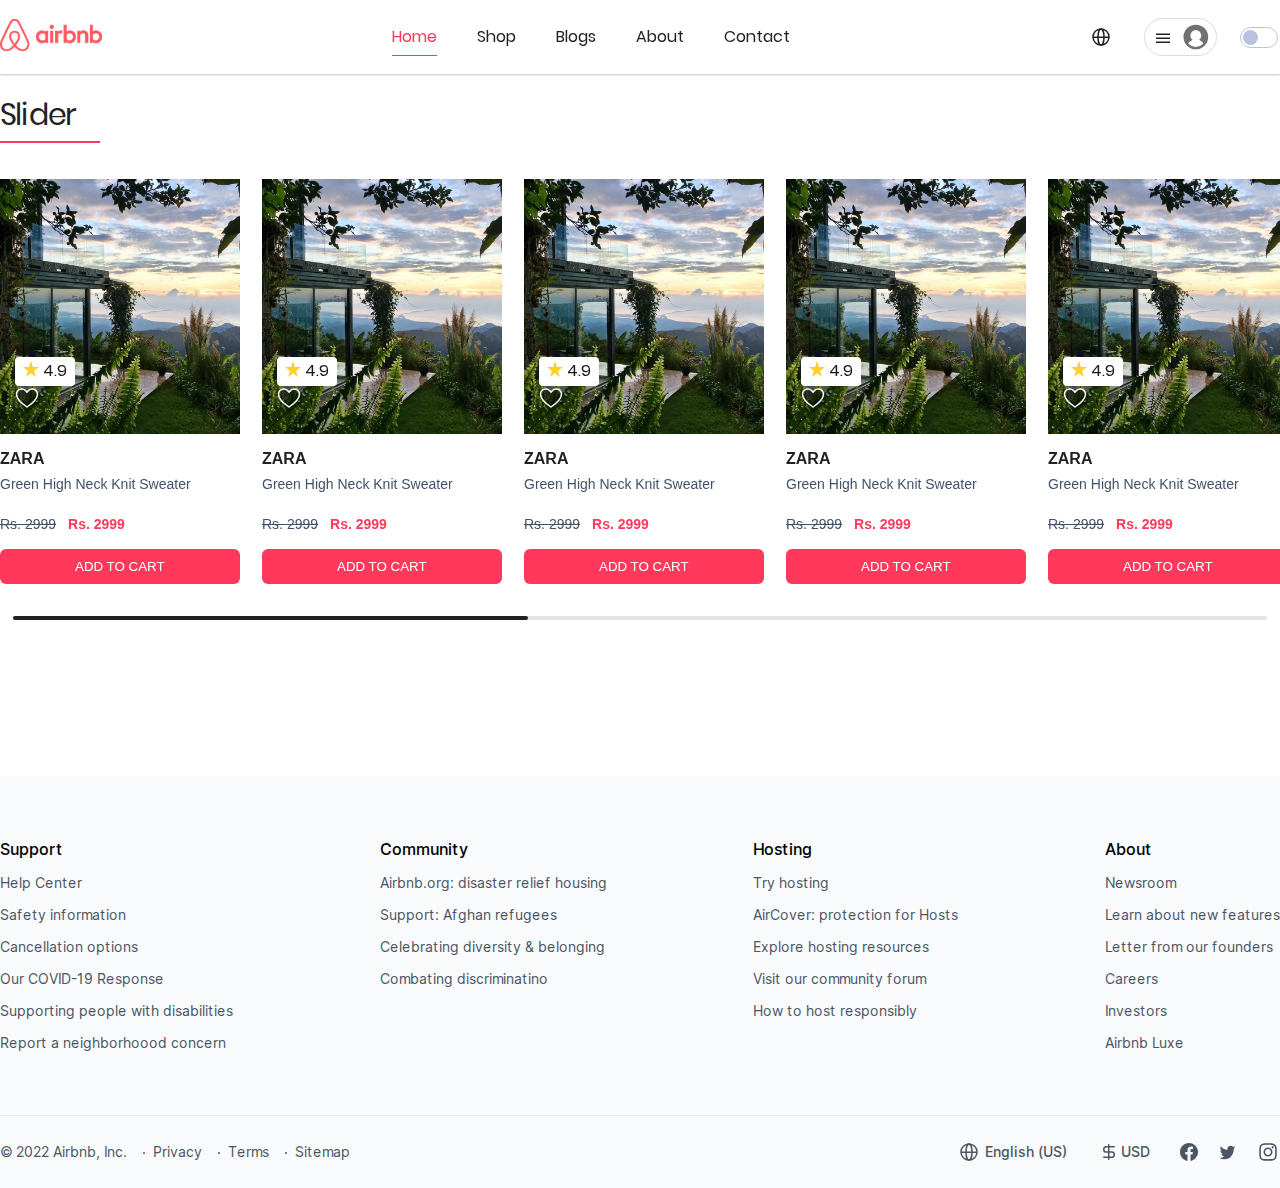
<file: index.html>
<!DOCTYPE html>
<html lang="en">

<head>
  <meta charset="UTF-8" />
  <meta http-equiv="X-UA-Compatible" content="IE=edge" />
  <meta name="viewport" content="width=device-width, initial-scale=1.0" />
  <meta name="color-scheme" content="light dark">
  <meta name="theme-color" media="(prefers-color-scheme: light)">
  <meta name="theme-color" media="(prefers-color-scheme: dark)">

  <script>
    // https://doka.guide/js/match-media/
    if (matchMedia('(prefers-color-scheme: dark)').media === 'not all') {
      document.documentElement.style.display = 'none';
      document.head.insertAdjacentHTML(
        'beforeend',
        '<link rel="stylesheet" href="styles/light.css" onload="document.documentElement.style.display=\'\'">'
      );
    }
  </script>

  <link rel="stylesheet" href="css/light.css" media="(prefers-color-scheme: light)">
  <link rel="stylesheet" href="css/dark.css" media="(prefers-color-scheme: dark)">
  <link rel="stylesheet" href="css/style.css" />
  <title>Main page</title>
</head>

<body>
  <header class="header">
    <div class="container">

      <div class="flex">
        <a class="header-logo" href="#">
          <img src="images/header/logo.svg" alt="logo">
        </a>

        <nav class="header-nav">
          <a class="nav-link active" href="/">Home</a>
          <a class="nav-link ml-36px" href="/shop.html">Shop</a>
          <a class="nav-link ml-36px" href="#">Blogs</a>
          <a class="nav-link ml-36px" href="#">About</a>
          <a class="nav-link ml-36px" href="#">Contact</a>
        </nav>

        <div class="header-icons flex">
          <button class="language">
            <svg width="18" height="18" viewBox="0 0 18 18" fill="none" xmlns="http://www.w3.org/2000/svg">
              <circle cx="9" cy="9" r="8" stroke="#222222" stroke-width="1.5" />
              <ellipse cx="9" cy="9" rx="3" ry="8" stroke="#222222" stroke-width="1.5" />
              <line x1="1" y1="9.25" x2="17" y2="9.25" stroke="#222222" stroke-width="1.5" />
            </svg>
          </button>

          <div class="dropdown">
            <button class="dropdown__button">
              <div class="icon">
                <svg width="14" height="10" viewBox="0 0 14 10" fill="none" xmlns="http://www.w3.org/2000/svg">
                  <line x1="6.55671e-08" y1="1.25" x2="14" y2="1.25" stroke="#222222" stroke-width="1.5" />
                  <line x1="6.55671e-08" y1="5.25" x2="14" y2="5.25" stroke="#222222" stroke-width="1.5" />
                  <line x1="6.55671e-08" y1="9.25" x2="14" y2="9.25" stroke="#222222" stroke-width="1.5" />
                </svg>
              </div>
              <div class="avatar">
                <svg width="28" height="28" viewBox="0 0 32 34" fill="none" xmlns="http://www.w3.org/2000/svg">
                  <circle cx="17" cy="17" r="15" fill="#717171" />
                  <mask id="mask0_351_652" style="mask-type:alpha" maskUnits="userSpaceOnUse" x="4" y="4" width="26"
                    height="26">
                    <circle cx="17" cy="17" r="12.1875" fill="#737373" />
                  </mask>
                  <g mask="url(#mask0_351_652)">
                    <circle cx="17" cy="15.125" r="6.5625" fill="white" />
                    <circle cx="17" cy="31.0625" r="11.25" fill="white" />
                  </g>
                </svg>
              </div>
            </button>
            <ul class="dropdown__menu">
              <a href="#" class="dropdown__menu-item">
                <li>Sign up</li>
              </a>
              <a id="log-in" href="#" class="dropdown__menu-item">
                <li>Log in</li>
              </a>
              <div class="menu-item__line"></div>
              <a href="#" class="dropdown__menu-item">
                <li>Airbnb your home</li>
              </a>
              <a href="help.html" class="dropdown__menu-item">
                <li>Help</li>
              </a>
            </ul>
          </div>

          <fieldset class="switcher">
            <input type="checkbox" class="switch">
            <label for="s2"></label>
          </fieldset>
        </div>

      </div>

    </div>
  </header>

  <!-- Модалка входа в систему -->
  <!-- <dialog class="modal" id="modal-login">
    <header class="login-header">
      <button id="close-button" class="button close-button">
        <svg viewBox="0 0 32 32" xmlns="http://www.w3.org/2000/svg" aria-hidden="true" role="presentation"
          focusable="false"
          style="display: block; fill: none; height: 16px; width: 16px; stroke: currentcolor; stroke-width: 3; overflow: visible;">
          <path d="m6 6 20 20"></path>
          <path d="m26 6-20 20"></path>
        </svg>
      </button>
      <h2 class="login-header__title">Welcome back, User</h2>
    </header>

    <section class="login-body">
      <div class="login-body__avatar">
        <img src="images/avatar.webp" alt="avatar">
      </div>
      <form class="flex-column" action="#">
        <label for="email">Email</label>
        <input id="email" type="email" placeholder="Your email">

        <label for="password">Password</label>
        <input id="password" type="password" placeholder="Your password">

        <button class="btn btn-airbnb" type="button">Log in</button>
      </form>
    </section>

    <footer class="login-footer">
      <button type="button" class="btn btn-link mb-24px">Forgot password?</button>

      <div class="login-footer__flex">
        <span> Not you?</span>
        <button type="button" class="btn btn-link">Use another account</button>
      </div>
    </footer>
  </dialog> -->

  <!-- Модалка language/currency -->
  <dialog class="modal" id="modal">
    <button id="close-icon" class="button close-button">
      <svg viewBox="0 0 32 32" xmlns="http://www.w3.org/2000/svg" aria-hidden="true" role="presentation"
        focusable="false"
        style="display: block; fill: none; height: 16px; width: 16px; stroke: currentcolor; stroke-width: 3; overflow: visible;">
        <path d="m6 6 20 20"></path>
        <path d="m26 6-20 20"></path>
      </svg>
    </button>
    <div class="tabs">
      <nav class="tabs__list">
        <button class="tabs__btn tabs__btn--active" data-tabs-path="language">Language</button>
        <button class="tabs__btn" data-tabs-path="currency">Currency</button>
      </nav>

      <div class="tabs__content tabs__content--active" data-tabs-target="language">
        <h3 class="tabs__content--title">Choose a language and region</h3>
      </div>

      <div class="tabs__content" data-tabs-target="currency">
        <h3 class="tabs__content--title">Choose a currency</h3>
      </div>
    </div>
  </dialog>

  <main>
    <section class="slider">
      <div class="container">
        <h2 class="title">Slider</h2>

        <!-- Slider main container -->
        <div class="swiper mySwiper">
          <div class="swiper-wrapper">
            <div class="swiper-slide">
              <div class="main-card">
                <div class="card-image">
                  <img src="images/shop/airbnb-2.webp" alt="image">

                  <div class="card-wishlist">
                    <div class="wishlist-rating">

                      <div class="rating-img">
                        <svg width="16" height="16" viewBox="0 0 16 16" fill="none" xmlns="http://www.w3.org/2000/svg">
                          <path
                            d="M16 6.12414H9.89333L8 0L6.10667 6.12414H0L4.93333 9.90345L3.06667 16L8 12.2207L12.9333 16L11.04 9.87586L16 6.12414Z"
                            fill="#FFCE31" />
                        </svg>
                      </div>

                      <span class="rating-amount">4.9</span>
                    </div>

                    <svg class="whishlist-heart" viewBox="0 0 32 32" xmlns="http://www.w3.org/2000/svg">
                      <path
                        d="m16 28c7-4.733 14-10 14-17 0-1.792-.683-3.583-2.05-4.95-1.367-1.366-3.158-2.05-4.95-2.05-1.791 0-3.583.684-4.949 2.05l-2.051 2.051-2.05-2.051c-1.367-1.366-3.158-2.05-4.95-2.05-1.791 0-3.583.684-4.949 2.05-1.367 1.367-2.051 3.158-2.051 4.95 0 7 7 12.267 14 17z">
                      </path>
                    </svg>
                  </div>
                </div>

                <h3 class="card-title">ZARA</h3>

                <p class="card-subtitle">Green High Neck Knit Sweater</p>

                <span class="price-prev">Rs. 2999</span>
                <span class="price-current">Rs. 2999</span>

                <button class="btn btn-primary">Add to cart</button>
              </div>
            </div>
            <!-- swiper-slide  -->

            <div class="swiper-slide">
              <div class="main-card">
                <div class="card-image">
                  <img src="images/shop/airbnb-2.webp" alt="image">

                  <div class="card-wishlist">
                    <div class="wishlist-rating">

                      <div class="rating-img">
                        <svg width="16" height="16" viewBox="0 0 16 16" fill="none" xmlns="http://www.w3.org/2000/svg">
                          <path
                            d="M16 6.12414H9.89333L8 0L6.10667 6.12414H0L4.93333 9.90345L3.06667 16L8 12.2207L12.9333 16L11.04 9.87586L16 6.12414Z"
                            fill="#FFCE31" />
                        </svg>
                      </div>

                      <span class="rating-amount">4.9</span>
                    </div>

                    <svg class="whishlist-heart" viewBox="0 0 32 32" xmlns="http://www.w3.org/2000/svg">
                      <path
                        d="m16 28c7-4.733 14-10 14-17 0-1.792-.683-3.583-2.05-4.95-1.367-1.366-3.158-2.05-4.95-2.05-1.791 0-3.583.684-4.949 2.05l-2.051 2.051-2.05-2.051c-1.367-1.366-3.158-2.05-4.95-2.05-1.791 0-3.583.684-4.949 2.05-1.367 1.367-2.051 3.158-2.051 4.95 0 7 7 12.267 14 17z">
                      </path>
                    </svg>
                  </div>
                </div>

                <h3 class="card-title">ZARA</h3>

                <p class="card-subtitle">Green High Neck Knit Sweater</p>

                <span class="price-prev">Rs. 2999</span>
                <span class="price-current">Rs. 2999</span>

                <button class="btn btn-primary">Add to cart</button>
              </div>
            </div>
            <!-- swiper-slide  -->

            <div class="swiper-slide">
              <div class="main-card">
                <div class="card-image">
                  <img src="images/shop/airbnb-2.webp" alt="image">

                  <div class="card-wishlist">
                    <div class="wishlist-rating">

                      <div class="rating-img">
                        <svg width="16" height="16" viewBox="0 0 16 16" fill="none" xmlns="http://www.w3.org/2000/svg">
                          <path
                            d="M16 6.12414H9.89333L8 0L6.10667 6.12414H0L4.93333 9.90345L3.06667 16L8 12.2207L12.9333 16L11.04 9.87586L16 6.12414Z"
                            fill="#FFCE31" />
                        </svg>
                      </div>

                      <span class="rating-amount">4.9</span>
                    </div>

                    <svg class="whishlist-heart" viewBox="0 0 32 32" xmlns="http://www.w3.org/2000/svg">
                      <path
                        d="m16 28c7-4.733 14-10 14-17 0-1.792-.683-3.583-2.05-4.95-1.367-1.366-3.158-2.05-4.95-2.05-1.791 0-3.583.684-4.949 2.05l-2.051 2.051-2.05-2.051c-1.367-1.366-3.158-2.05-4.95-2.05-1.791 0-3.583.684-4.949 2.05-1.367 1.367-2.051 3.158-2.051 4.95 0 7 7 12.267 14 17z">
                      </path>
                    </svg>
                  </div>
                </div>

                <h3 class="card-title">ZARA</h3>

                <p class="card-subtitle">Green High Neck Knit Sweater</p>

                <span class="price-prev">Rs. 2999</span>
                <span class="price-current">Rs. 2999</span>

                <button class="btn btn-primary">Add to cart</button>
              </div>
            </div>
            <!-- swiper-slide  -->

            <div class="swiper-slide">
              <div class="main-card">
                <div class="card-image">
                  <img src="images/shop/airbnb-2.webp" alt="image">

                  <div class="card-wishlist">
                    <div class="wishlist-rating">

                      <div class="rating-img">
                        <svg width="16" height="16" viewBox="0 0 16 16" fill="none" xmlns="http://www.w3.org/2000/svg">
                          <path
                            d="M16 6.12414H9.89333L8 0L6.10667 6.12414H0L4.93333 9.90345L3.06667 16L8 12.2207L12.9333 16L11.04 9.87586L16 6.12414Z"
                            fill="#FFCE31" />
                        </svg>
                      </div>

                      <span class="rating-amount">4.9</span>
                    </div>

                    <svg class="whishlist-heart" viewBox="0 0 32 32" xmlns="http://www.w3.org/2000/svg">
                      <path
                        d="m16 28c7-4.733 14-10 14-17 0-1.792-.683-3.583-2.05-4.95-1.367-1.366-3.158-2.05-4.95-2.05-1.791 0-3.583.684-4.949 2.05l-2.051 2.051-2.05-2.051c-1.367-1.366-3.158-2.05-4.95-2.05-1.791 0-3.583.684-4.949 2.05-1.367 1.367-2.051 3.158-2.051 4.95 0 7 7 12.267 14 17z">
                      </path>
                    </svg>
                  </div>
                </div>

                <h3 class="card-title">ZARA</h3>

                <p class="card-subtitle">Green High Neck Knit Sweater</p>

                <span class="price-prev">Rs. 2999</span>
                <span class="price-current">Rs. 2999</span>

                <button class="btn btn-primary">Add to cart</button>
              </div>
            </div>
            <!-- swiper-slide  -->

            <div class="swiper-slide">
              <div class="main-card">
                <div class="card-image">
                  <img src="images/shop/airbnb-2.webp" alt="image">

                  <div class="card-wishlist">
                    <div class="wishlist-rating">

                      <div class="rating-img">
                        <svg width="16" height="16" viewBox="0 0 16 16" fill="none" xmlns="http://www.w3.org/2000/svg">
                          <path
                            d="M16 6.12414H9.89333L8 0L6.10667 6.12414H0L4.93333 9.90345L3.06667 16L8 12.2207L12.9333 16L11.04 9.87586L16 6.12414Z"
                            fill="#FFCE31" />
                        </svg>
                      </div>

                      <span class="rating-amount">4.9</span>
                    </div>

                    <svg class="whishlist-heart" viewBox="0 0 32 32" xmlns="http://www.w3.org/2000/svg">
                      <path
                        d="m16 28c7-4.733 14-10 14-17 0-1.792-.683-3.583-2.05-4.95-1.367-1.366-3.158-2.05-4.95-2.05-1.791 0-3.583.684-4.949 2.05l-2.051 2.051-2.05-2.051c-1.367-1.366-3.158-2.05-4.95-2.05-1.791 0-3.583.684-4.949 2.05-1.367 1.367-2.051 3.158-2.051 4.95 0 7 7 12.267 14 17z">
                      </path>
                    </svg>
                  </div>
                </div>

                <h3 class="card-title">ZARA</h3>

                <p class="card-subtitle">Green High Neck Knit Sweater</p>

                <span class="price-prev">Rs. 2999</span>
                <span class="price-current">Rs. 2999</span>

                <button class="btn btn-primary">Add to cart</button>
              </div>
            </div>
            <!-- swiper-slide  -->

            <div class="swiper-slide">
              <div class="main-card">
                <div class="card-image">
                  <img src="images/shop/airbnb-2.webp" alt="image">

                  <div class="card-wishlist">
                    <div class="wishlist-rating">

                      <div class="rating-img">
                        <svg width="16" height="16" viewBox="0 0 16 16" fill="none" xmlns="http://www.w3.org/2000/svg">
                          <path
                            d="M16 6.12414H9.89333L8 0L6.10667 6.12414H0L4.93333 9.90345L3.06667 16L8 12.2207L12.9333 16L11.04 9.87586L16 6.12414Z"
                            fill="#FFCE31" />
                        </svg>
                      </div>

                      <span class="rating-amount">4.9</span>
                    </div>

                    <svg class="whishlist-heart" viewBox="0 0 32 32" xmlns="http://www.w3.org/2000/svg">
                      <path
                        d="m16 28c7-4.733 14-10 14-17 0-1.792-.683-3.583-2.05-4.95-1.367-1.366-3.158-2.05-4.95-2.05-1.791 0-3.583.684-4.949 2.05l-2.051 2.051-2.05-2.051c-1.367-1.366-3.158-2.05-4.95-2.05-1.791 0-3.583.684-4.949 2.05-1.367 1.367-2.051 3.158-2.051 4.95 0 7 7 12.267 14 17z">
                      </path>
                    </svg>
                  </div>
                </div>

                <h3 class="card-title">ZARA</h3>

                <p class="card-subtitle">Green High Neck Knit Sweater</p>

                <span class="price-prev">Rs. 2999</span>
                <span class="price-current">Rs. 2999</span>

                <button class="btn btn-primary">Add to cart</button>
              </div>
            </div>
            <!-- swiper-slide  -->

            <div class="swiper-slide">
              <div class="main-card">
                <div class="card-image">
                  <img src="images/shop/airbnb-2.webp" alt="image">

                  <div class="card-wishlist">
                    <div class="wishlist-rating">

                      <div class="rating-img">
                        <svg width="16" height="16" viewBox="0 0 16 16" fill="none" xmlns="http://www.w3.org/2000/svg">
                          <path
                            d="M16 6.12414H9.89333L8 0L6.10667 6.12414H0L4.93333 9.90345L3.06667 16L8 12.2207L12.9333 16L11.04 9.87586L16 6.12414Z"
                            fill="#FFCE31" />
                        </svg>
                      </div>

                      <span class="rating-amount">4.9</span>
                    </div>

                    <svg class="whishlist-heart" viewBox="0 0 32 32" xmlns="http://www.w3.org/2000/svg">
                      <path
                        d="m16 28c7-4.733 14-10 14-17 0-1.792-.683-3.583-2.05-4.95-1.367-1.366-3.158-2.05-4.95-2.05-1.791 0-3.583.684-4.949 2.05l-2.051 2.051-2.05-2.051c-1.367-1.366-3.158-2.05-4.95-2.05-1.791 0-3.583.684-4.949 2.05-1.367 1.367-2.051 3.158-2.051 4.95 0 7 7 12.267 14 17z">
                      </path>
                    </svg>
                  </div>
                </div>

                <h3 class="card-title">ZARA</h3>

                <p class="card-subtitle">Green High Neck Knit Sweater</p>

                <span class="price-prev">Rs. 2999</span>
                <span class="price-current">Rs. 2999</span>

                <button class="btn btn-primary">Add to cart</button>
              </div>
            </div>
            <!-- swiper-slide  -->

            <div class="swiper-slide">
              <div class="main-card">
                <div class="card-image">
                  <img src="images/shop/airbnb-2.webp" alt="image">

                  <div class="card-wishlist">
                    <div class="wishlist-rating">

                      <div class="rating-img">
                        <svg width="16" height="16" viewBox="0 0 16 16" fill="none" xmlns="http://www.w3.org/2000/svg">
                          <path
                            d="M16 6.12414H9.89333L8 0L6.10667 6.12414H0L4.93333 9.90345L3.06667 16L8 12.2207L12.9333 16L11.04 9.87586L16 6.12414Z"
                            fill="#FFCE31" />
                        </svg>
                      </div>

                      <span class="rating-amount">4.9</span>
                    </div>

                    <svg class="whishlist-heart" viewBox="0 0 32 32" xmlns="http://www.w3.org/2000/svg">
                      <path
                        d="m16 28c7-4.733 14-10 14-17 0-1.792-.683-3.583-2.05-4.95-1.367-1.366-3.158-2.05-4.95-2.05-1.791 0-3.583.684-4.949 2.05l-2.051 2.051-2.05-2.051c-1.367-1.366-3.158-2.05-4.95-2.05-1.791 0-3.583.684-4.949 2.05-1.367 1.367-2.051 3.158-2.051 4.95 0 7 7 12.267 14 17z">
                      </path>
                    </svg>
                  </div>
                </div>

                <h3 class="card-title">ZARA</h3>

                <p class="card-subtitle">Green High Neck Knit Sweater</p>

                <span class="price-prev">Rs. 2999</span>
                <span class="price-current">Rs. 2999</span>

                <button class="btn btn-primary">Add to cart</button>
              </div>
            </div>
            <!-- swiper-slide  -->

            <div class="swiper-slide">
              <div class="main-card">
                <div class="card-image">
                  <img src="images/shop/airbnb-2.webp" alt="image">

                  <div class="card-wishlist">
                    <div class="wishlist-rating">

                      <div class="rating-img">
                        <svg width="16" height="16" viewBox="0 0 16 16" fill="none" xmlns="http://www.w3.org/2000/svg">
                          <path
                            d="M16 6.12414H9.89333L8 0L6.10667 6.12414H0L4.93333 9.90345L3.06667 16L8 12.2207L12.9333 16L11.04 9.87586L16 6.12414Z"
                            fill="#FFCE31" />
                        </svg>
                      </div>

                      <span class="rating-amount">4.9</span>
                    </div>

                    <svg class="whishlist-heart" viewBox="0 0 32 32" xmlns="http://www.w3.org/2000/svg">
                      <path
                        d="m16 28c7-4.733 14-10 14-17 0-1.792-.683-3.583-2.05-4.95-1.367-1.366-3.158-2.05-4.95-2.05-1.791 0-3.583.684-4.949 2.05l-2.051 2.051-2.05-2.051c-1.367-1.366-3.158-2.05-4.95-2.05-1.791 0-3.583.684-4.949 2.05-1.367 1.367-2.051 3.158-2.051 4.95 0 7 7 12.267 14 17z">
                      </path>
                    </svg>
                  </div>
                </div>

                <h3 class="card-title">ZARA</h3>

                <p class="card-subtitle">Green High Neck Knit Sweater</p>

                <span class="price-prev">Rs. 2999</span>
                <span class="price-current">Rs. 2999</span>

                <button class="btn btn-primary">Add to cart</button>
              </div>
            </div>
            <!-- swiper-slide  -->

            <div class="swiper-slide">
              <div class="main-card">
                <div class="card-image">
                  <img src="images/shop/airbnb-2.webp" alt="image">

                  <div class="card-wishlist">
                    <div class="wishlist-rating">

                      <div class="rating-img">
                        <svg width="16" height="16" viewBox="0 0 16 16" fill="none" xmlns="http://www.w3.org/2000/svg">
                          <path
                            d="M16 6.12414H9.89333L8 0L6.10667 6.12414H0L4.93333 9.90345L3.06667 16L8 12.2207L12.9333 16L11.04 9.87586L16 6.12414Z"
                            fill="#FFCE31" />
                        </svg>
                      </div>

                      <span class="rating-amount">4.9</span>
                    </div>

                    <svg class="whishlist-heart" viewBox="0 0 32 32" xmlns="http://www.w3.org/2000/svg">
                      <path
                        d="m16 28c7-4.733 14-10 14-17 0-1.792-.683-3.583-2.05-4.95-1.367-1.366-3.158-2.05-4.95-2.05-1.791 0-3.583.684-4.949 2.05l-2.051 2.051-2.05-2.051c-1.367-1.366-3.158-2.05-4.95-2.05-1.791 0-3.583.684-4.949 2.05-1.367 1.367-2.051 3.158-2.051 4.95 0 7 7 12.267 14 17z">
                      </path>
                    </svg>
                  </div>
                </div>

                <h3 class="card-title">ZARA</h3>

                <p class="card-subtitle">Green High Neck Knit Sweater</p>

                <span class="price-prev">Rs. 2999</span>
                <span class="price-current">Rs. 2999</span>

                <button class="btn btn-primary">Add to cart</button>
              </div>
            </div>
            <!-- swiper-slide  -->

            <div class="swiper-slide">
              <div class="main-card">
                <div class="card-image">
                  <img src="images/shop/airbnb-2.webp" alt="image">

                  <div class="card-wishlist">
                    <div class="wishlist-rating">

                      <div class="rating-img">
                        <svg width="16" height="16" viewBox="0 0 16 16" fill="none" xmlns="http://www.w3.org/2000/svg">
                          <path
                            d="M16 6.12414H9.89333L8 0L6.10667 6.12414H0L4.93333 9.90345L3.06667 16L8 12.2207L12.9333 16L11.04 9.87586L16 6.12414Z"
                            fill="#FFCE31" />
                        </svg>
                      </div>

                      <span class="rating-amount">4.9</span>
                    </div>

                    <svg class="whishlist-heart" viewBox="0 0 32 32" xmlns="http://www.w3.org/2000/svg">
                      <path
                        d="m16 28c7-4.733 14-10 14-17 0-1.792-.683-3.583-2.05-4.95-1.367-1.366-3.158-2.05-4.95-2.05-1.791 0-3.583.684-4.949 2.05l-2.051 2.051-2.05-2.051c-1.367-1.366-3.158-2.05-4.95-2.05-1.791 0-3.583.684-4.949 2.05-1.367 1.367-2.051 3.158-2.051 4.95 0 7 7 12.267 14 17z">
                      </path>
                    </svg>
                  </div>
                </div>

                <h3 class="card-title">ZARA</h3>

                <p class="card-subtitle">Green High Neck Knit Sweater</p>

                <span class="price-prev">Rs. 2999</span>
                <span class="price-current">Rs. 2999</span>

                <button class="btn btn-primary">Add to cart</button>
              </div>
            </div>
            <!-- swiper-slide  -->

            <div class="swiper-slide">
              <div class="main-card">
                <div class="card-image">
                  <img src="images/shop/airbnb-2.webp" alt="image">

                  <div class="card-wishlist">
                    <div class="wishlist-rating">

                      <div class="rating-img">
                        <svg width="16" height="16" viewBox="0 0 16 16" fill="none" xmlns="http://www.w3.org/2000/svg">
                          <path
                            d="M16 6.12414H9.89333L8 0L6.10667 6.12414H0L4.93333 9.90345L3.06667 16L8 12.2207L12.9333 16L11.04 9.87586L16 6.12414Z"
                            fill="#FFCE31" />
                        </svg>
                      </div>

                      <span class="rating-amount">4.9</span>
                    </div>

                    <svg class="whishlist-heart" viewBox="0 0 32 32" xmlns="http://www.w3.org/2000/svg">
                      <path
                        d="m16 28c7-4.733 14-10 14-17 0-1.792-.683-3.583-2.05-4.95-1.367-1.366-3.158-2.05-4.95-2.05-1.791 0-3.583.684-4.949 2.05l-2.051 2.051-2.05-2.051c-1.367-1.366-3.158-2.05-4.95-2.05-1.791 0-3.583.684-4.949 2.05-1.367 1.367-2.051 3.158-2.051 4.95 0 7 7 12.267 14 17z">
                      </path>
                    </svg>
                  </div>
                </div>

                <h3 class="card-title">ZARA</h3>

                <p class="card-subtitle">Green High Neck Knit Sweater</p>

                <span class="price-prev">Rs. 2999</span>
                <span class="price-current">Rs. 2999</span>

                <button class="btn btn-primary">Add to cart</button>
              </div>
            </div>
            <!-- swiper-slide  -->

          </div>
          <!-- swiper-wrapper -->

          <div class="swiper-scrollbar"></div>
        </div>
      </div>
    </section>
  </main>

  <footer>
    <div class="container">
      <div class="footer-top">
        <div class="footer-flex">
          <div class="flex-container">
            <h3 class="title-footer">Support</h3>
            <a class="support" href="#">Help Center</a>
            <a class="support" href="#">Safety information</a>
            <a class="support" href="#">Cancellation options</a>
            <a class="support" href="#">Our COVID-19 Response</a>
            <a class="support" href="#">Supporting people with disabilities</a>
            <a class="support" href="#">Report a neighborhoood concern</a>
          </div>
          <div class="flex-container">
            <h3 class="title-footer">Community</h3>
            <a class="support" href="#">Airbnb.org: disaster relief housing</a>
            <a class="support" href="#">Support: Afghan refugees</a>
            <a class="support" href="#">Celebrating diversity & belonging</a>
            <a class="support" href="#">Combating discriminatino</a>
          </div>
          <div class="flex-container">
            <h3 class="title-footer">Hosting</h3>
            <a class="support" href="#">Try hosting</a>
            <a class="support" href="#">AirCover: protection for Hosts</a>
            <a class="support" href="#">Explore hosting resources</a>
            <a class="support" href="#">Visit our community forum</a>
            <a class="support" href="#">How to host responsibly</a>
          </div>
          <div class="flex-container">
            <h3 class="title-footer">About</h3>
            <a class="support" href="#">Newsroom</a>
            <a class="support" href="#">Learn about new features</a>
            <a class="support" href="#">Letter from our founders</a>
            <a class="support" href="#">Careers</a>
            <a class="support" href="#">Investors</a>
            <a class="support" href="#">Airbnb Luxe</a>
          </div>
        </div>
      </div>

      <div class="footer-bottom">
        <div class="flex">
          <div class="flex-container-left flex">
            <a class="nav-link-footer" href="#">© 2022 Airbnb, Inc.</a>
            <a class="nav-link-footer" href="#">Privacy</a>
            <a class="nav-link-footer" href="#">Terms</a>
            <a class="nav-link-footer" href="#">Sitemap</a>
          </div>
          <div class="flex-container-right flex">
            <div class="wrapper">
              <a class="globe flex" href="#">
                <img src="images/footer/language-icon.svg" alt="language">
                English (US)
              </a>
            </div>

            <div class="wrapper">
              <a class="currency social-media flex" href="#">
                <img src="images/footer/icon-dollar.svg" alt="dollar">
                USD
              </a>
            </div>

            <div class="wrapper flex">
              <a class="social-media" href="#">
                <img src="images/footer/facebook-icon.svg" alt="facebook">
              </a>
              <a class="social-media" href="#">
                <img src="images/footer/twitter-icon.svg" alt="twitter">
              </a>
              <a class="social-media" href="#">
                <img src="images/footer/instagram-icon.svg" alt="instagram">
              </a>
            </div>
          </div>
        </div>
      </div>
    </div>
  </footer>



  <script src="lib/swiper.js"></script>
  <script src="js/theme-switcher.js"></script>
  <script type="module" src="js/index.js" defer></script>
</body>

</html>
</file>
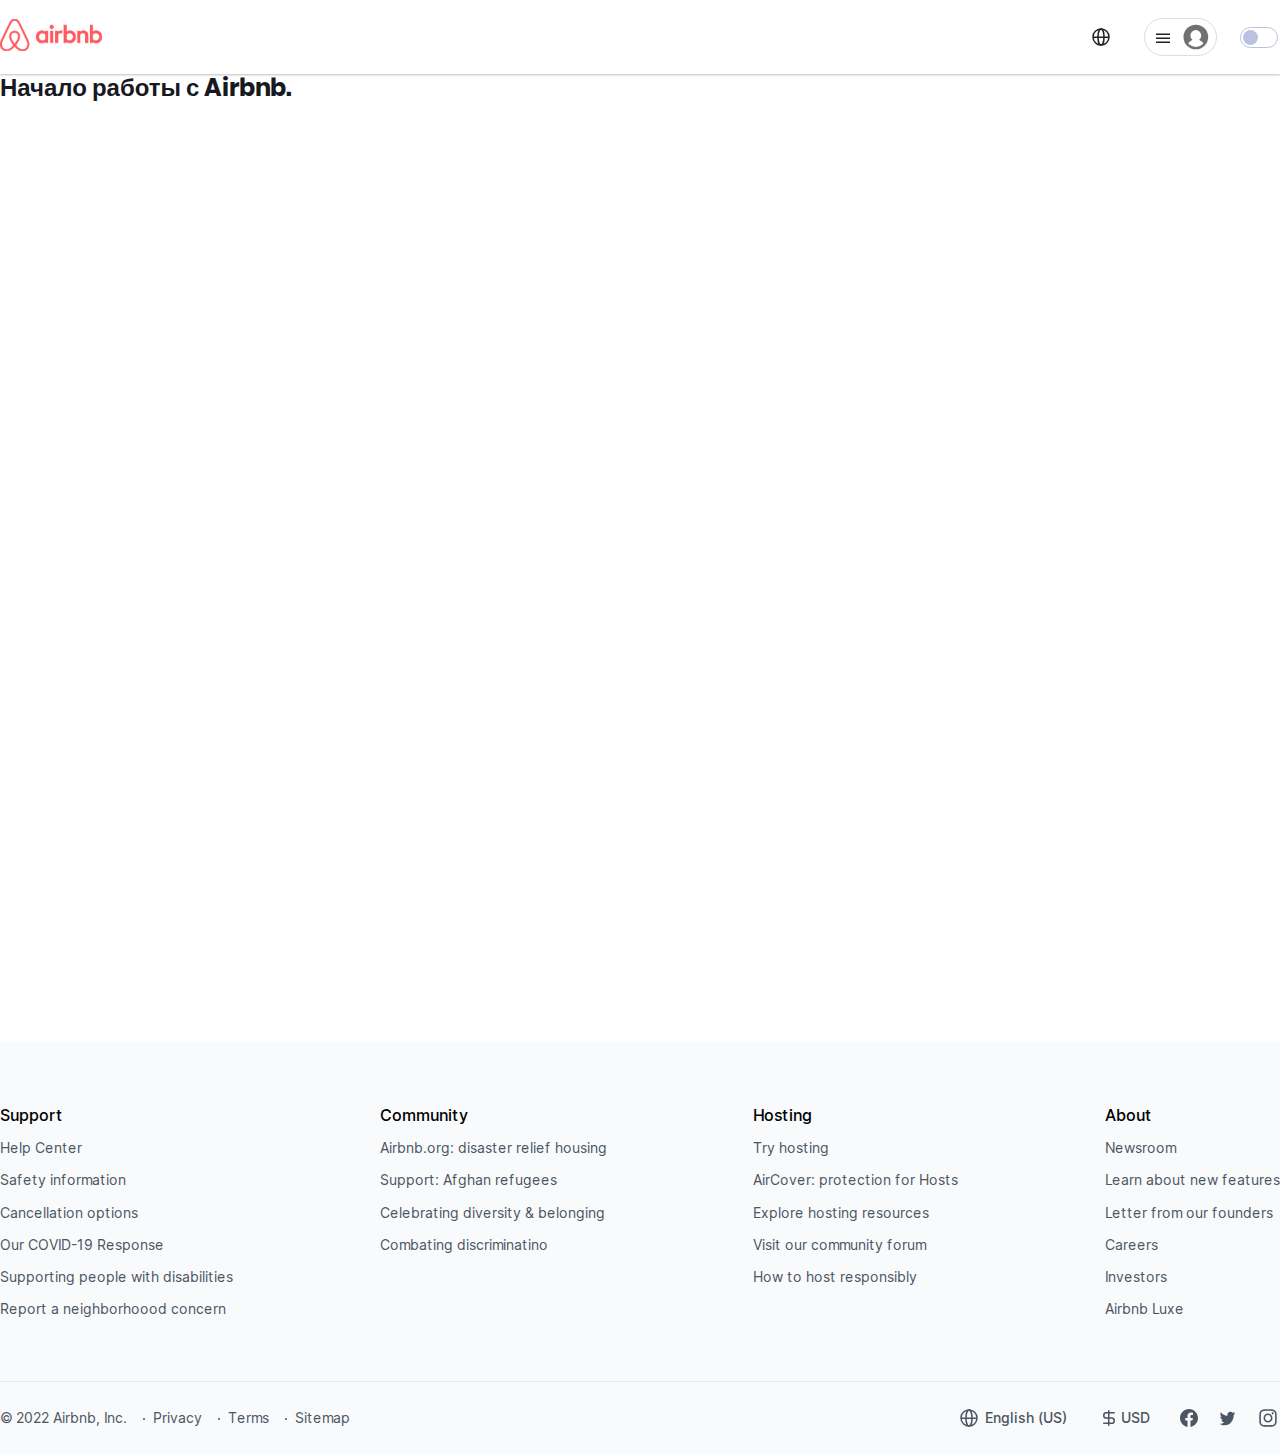
<file: help-details.html>
<!DOCTYPE html>
<html lang="en">

<head>
  <meta charset="UTF-8">
  <meta http-equiv="X-UA-Compatible" content="IE=edge">
  <meta name="viewport" content="width=device-width, initial-scale=1.0">
  <title>Help Details</title>
  <meta name="color-scheme" content="light dark">
  <meta name="theme-color" media="(prefers-color-scheme: light)">
  <meta name="theme-color" media="(prefers-color-scheme: dark)">

  <script>
    // https://doka.guide/js/match-media/
    if (matchMedia('(prefers-color-scheme: dark)').media === 'not all') {
      document.documentElement.style.display = 'none';
      document.head.insertAdjacentHTML(
        'beforeend',
        '<link rel="stylesheet" href="styles/light.css" onload="document.documentElement.style.display=\'\'">'
      );
    }
  </script>

  <link rel="stylesheet" href="css/light.css" media="(prefers-color-scheme: light)">
  <link rel="stylesheet" href="css/dark.css" media="(prefers-color-scheme: dark)">
  <link rel="stylesheet" href="css/style.css">
</head>

<body>
  <header class="header">
    <div class="container">

      <div class="flex">
        <a class="header-logo" href="#">
          <img src="images/header/logo.svg" alt="logo">
        </a>

        <div class="header-icons flex">
          <button class="language">
            <svg width="18" height="18" viewBox="0 0 18 18" fill="none" xmlns="http://www.w3.org/2000/svg">
              <circle cx="9" cy="9" r="8" stroke="#222222" stroke-width="1.5" />
              <ellipse cx="9" cy="9" rx="3" ry="8" stroke="#222222" stroke-width="1.5" />
              <line x1="1" y1="9.25" x2="17" y2="9.25" stroke="#222222" stroke-width="1.5" />
            </svg>
          </button>

          <div class="dropdown">
            <button class="dropdown__button">
              <div class="icon">
                <svg width="14" height="10" viewBox="0 0 14 10" fill="none" xmlns="http://www.w3.org/2000/svg">
                  <line x1="6.55671e-08" y1="1.25" x2="14" y2="1.25" stroke="#222222" stroke-width="1.5" />
                  <line x1="6.55671e-08" y1="5.25" x2="14" y2="5.25" stroke="#222222" stroke-width="1.5" />
                  <line x1="6.55671e-08" y1="9.25" x2="14" y2="9.25" stroke="#222222" stroke-width="1.5" />
                </svg>
              </div>
              <div class="avatar">
                <svg width="28" height="28" viewBox="0 0 32 34" fill="none" xmlns="http://www.w3.org/2000/svg">
                  <circle cx="17" cy="17" r="15" fill="#717171" />
                  <mask id="mask0_351_652" style="mask-type:alpha" maskUnits="userSpaceOnUse" x="4" y="4" width="26"
                    height="26">
                    <circle cx="17" cy="17" r="12.1875" fill="#737373" />
                  </mask>
                  <g mask="url(#mask0_351_652)">
                    <circle cx="17" cy="15.125" r="6.5625" fill="white" />
                    <circle cx="17" cy="31.0625" r="11.25" fill="white" />
                  </g>
                </svg>
              </div>
            </button>
            <ul class="dropdown__menu">
              <a href="#" class="dropdown__menu-item">
                <li>Sign up</li>
              </a>
              <a href="#" class="dropdown__menu-item">
                <li>Log in</li>
              </a>
              <div class="menu-item__line"></div>
              <a href="#" class="dropdown__menu-item">
                <li>Airbnb your home</li>
              </a>
              <a href="help.html" class="dropdown__menu-item">
                <li>Help</li>
              </a>
            </ul>
          </div>

          <fieldset class="switcher">
            <input type="checkbox" class="switch">
            <label for="s2"></label>
          </fieldset>
        </div>
      </div>
    </div>
  </header>

  <section class="help-details">
    <div class="container">
      <h2>Начало работы с Airbnb.</h2>

      <!-- injected data  -->
    </div>
  </section>

  <footer>
    <div class="container">
      <div class="footer-top">
        <div class="footer-flex">
          <div class="flex-container">
            <h3 class="title-footer">Support</h3>
            <a class="support" href="#">Help Center</a>
            <a class="support" href="#">Safety information</a>
            <a class="support" href="#">Cancellation options</a>
            <a class="support" href="#">Our COVID-19 Response</a>
            <a class="support" href="#">Supporting people with disabilities</a>
            <a class="support" href="#">Report a neighborhoood concern</a>
          </div>
          <div class="flex-container">
            <h3 class="title-footer">Community</h3>
            <a class="support" href="#">Airbnb.org: disaster relief housing</a>
            <a class="support" href="#">Support: Afghan refugees</a>
            <a class="support" href="#">Celebrating diversity & belonging</a>
            <a class="support" href="#">Combating discriminatino</a>
          </div>
          <div class="flex-container">
            <h3 class="title-footer">Hosting</h3>
            <a class="support" href="#">Try hosting</a>
            <a class="support" href="#">AirCover: protection for Hosts</a>
            <a class="support" href="#">Explore hosting resources</a>
            <a class="support" href="#">Visit our community forum</a>
            <a class="support" href="#">How to host responsibly</a>
          </div>
          <div class="flex-container">
            <h3 class="title-footer">About</h3>
            <a class="support" href="#">Newsroom</a>
            <a class="support" href="#">Learn about new features</a>
            <a class="support" href="#">Letter from our founders</a>
            <a class="support" href="#">Careers</a>
            <a class="support" href="#">Investors</a>
            <a class="support" href="#">Airbnb Luxe</a>
          </div>
        </div>
      </div>

      <div class="footer-bottom">
        <div class="flex">
          <div class="flex-container-left flex">
            <a class="nav-link-footer" href="#">© 2022 Airbnb, Inc.</a>
            <a class="nav-link-footer" href="#">Privacy</a>
            <a class="nav-link-footer" href="#">Terms</a>
            <a class="nav-link-footer" href="#">Sitemap</a>
          </div>
          <div class="flex-container-right flex">
            <div class="wrapper">
              <a class="globe flex" href="#">
                <img src="images/footer/language-icon.svg" alt="language">
                English (US)
              </a>
            </div>

            <div class="wrapper">
              <a class="currency social-media flex" href="#">
                <img src="images/footer/icon-dollar.svg" alt="dollar">
                USD
              </a>
            </div>

            <div class="wrapper flex">
              <a class="social-media" href="#">
                <img src="images/footer/facebook-icon.svg" alt="facebook">
              </a>
              <a class="social-media" href="#">
                <img src="images/footer/twitter-icon.svg" alt="twitter">
              </a>
              <a class="social-media" href="#">
                <img src="images/footer/instagram-icon.svg" alt="instagram">
              </a>
            </div>
          </div>
        </div>
      </div>
    </div>
  </footer>

  <script src="lib/swiper.js"></script>
  <script src="js/theme-switcher.js"></script>
  <script src="js/shop.js"></script>

</body>

</html>
</file>
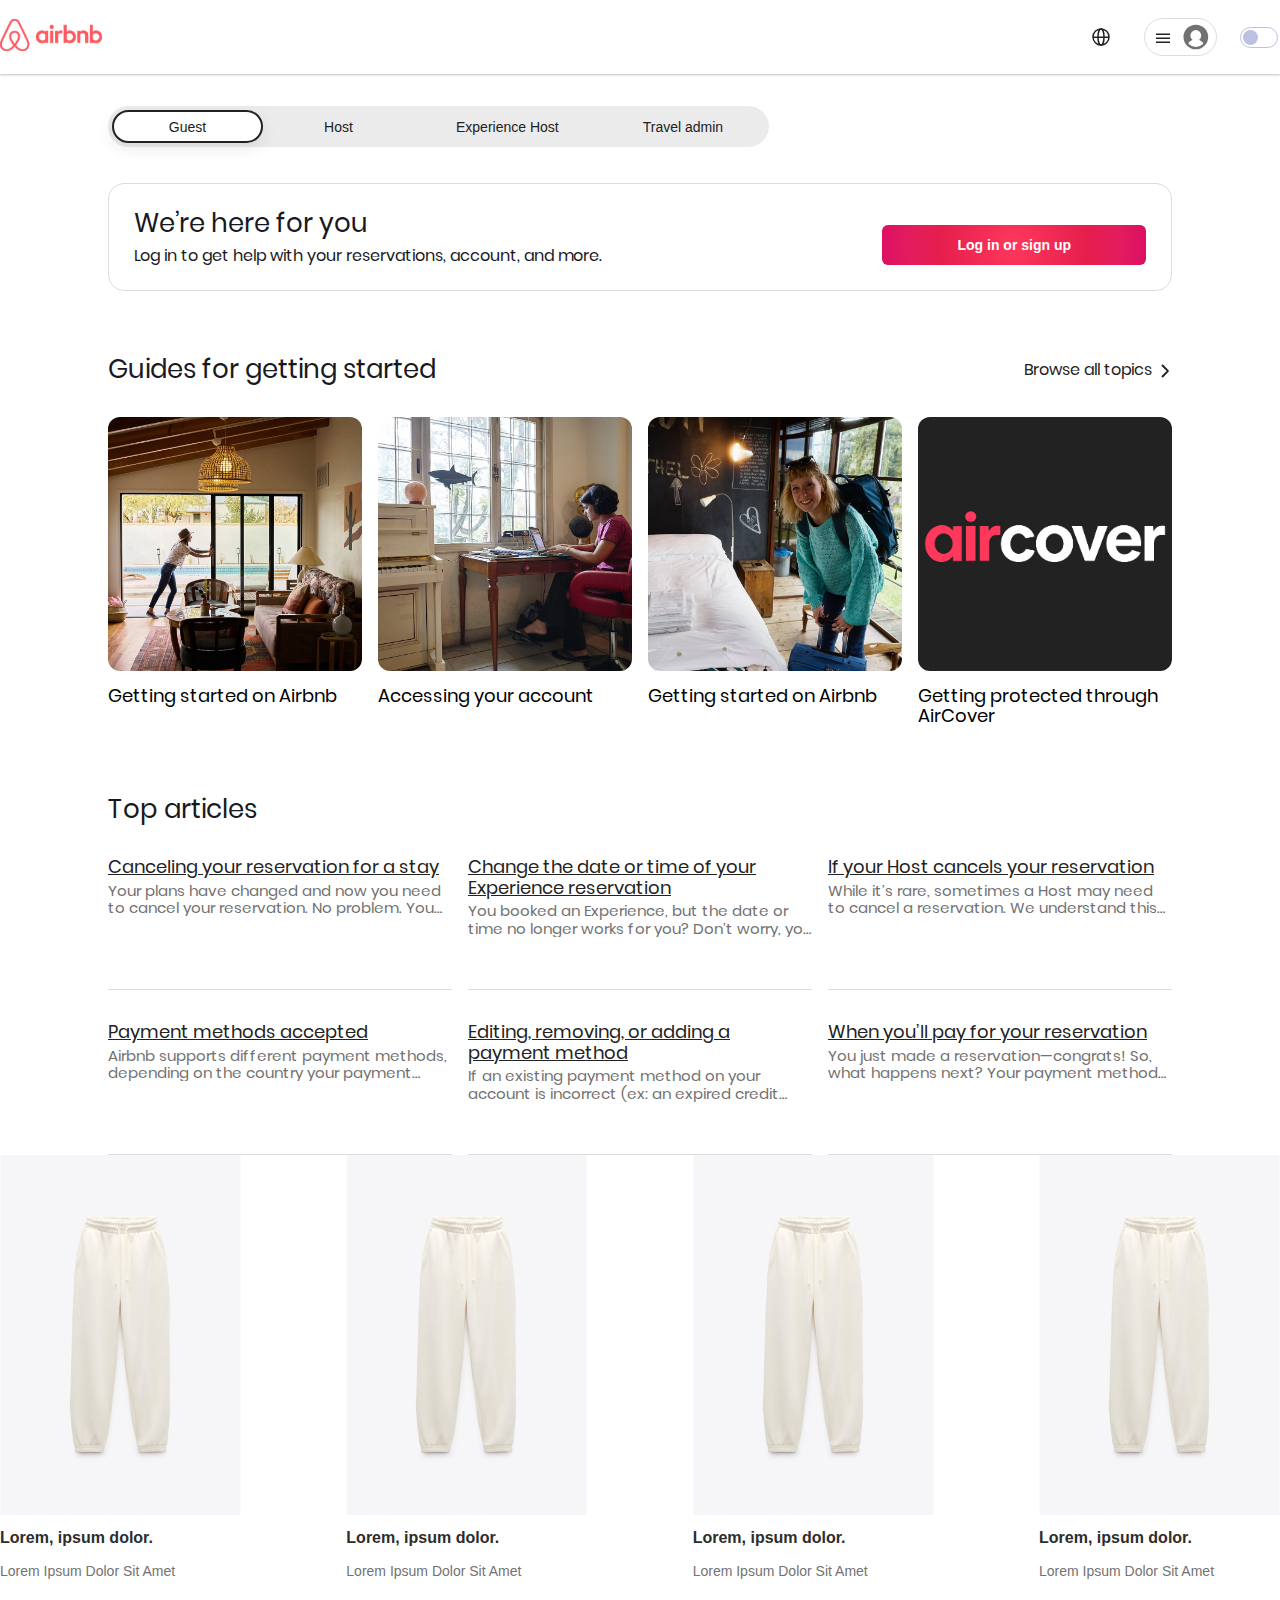
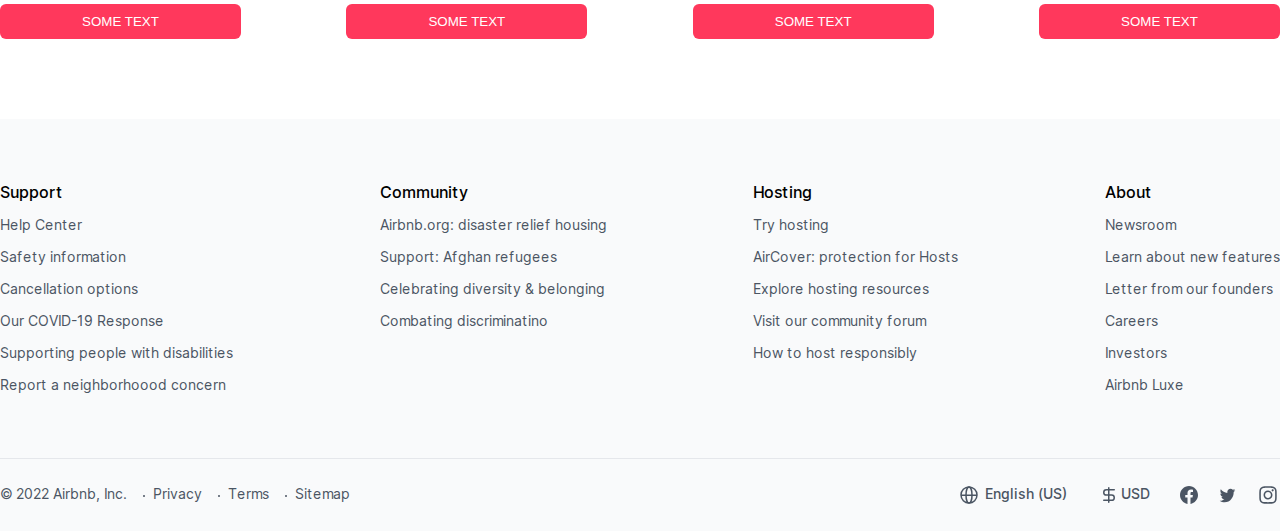
<file: help.html>
<!DOCTYPE html>
<html lang="en">

<head>
  <meta charset="UTF-8">
  <meta http-equiv="X-UA-Compatible" content="IE=edge">
  <meta name="viewport" content="width=device-width, initial-scale=1.0">
  <title>Airbnb</title>
  <meta name="color-scheme" content="light dark">
  <meta name="theme-color" media="(prefers-color-scheme: light)">
  <meta name="theme-color" media="(prefers-color-scheme: dark)">

  <script>
    // https://doka.guide/js/match-media/
    if (matchMedia('(prefers-color-scheme: dark)').media === 'not all') {
      document.documentElement.style.display = 'none';
      document.head.insertAdjacentHTML(
        'beforeend',
        '<link rel="stylesheet" href="styles/light.css" onload="document.documentElement.style.display=\'\'">'
      );
    }
  </script>

  <link rel="stylesheet" href="css/light.css" media="(prefers-color-scheme: light)">
  <link rel="stylesheet" href="css/dark.css" media="(prefers-color-scheme: dark)">
  <link rel="stylesheet" href="css/style.css">
</head>

<body>
  <header class="header">
    <div class="container">

      <div class="flex">
        <a class="header-logo" href="index.html">
          <img src="images/header/logo.svg" alt="logo">
        </a>

        <div class="header-icons flex">
          <button class="language">
            <svg width="18" height="18" viewBox="0 0 18 18" fill="none" xmlns="http://www.w3.org/2000/svg">
              <circle cx="9" cy="9" r="8" stroke="#222222" stroke-width="1.5" />
              <ellipse cx="9" cy="9" rx="3" ry="8" stroke="#222222" stroke-width="1.5" />
              <line x1="1" y1="9.25" x2="17" y2="9.25" stroke="#222222" stroke-width="1.5" />
            </svg>
          </button>

          <div class="dropdown">
            <button class="dropdown__button">
              <div class="icon">
                <svg width="14" height="10" viewBox="0 0 14 10" fill="none" xmlns="http://www.w3.org/2000/svg">
                  <line x1="6.55671e-08" y1="1.25" x2="14" y2="1.25" stroke="#222222" stroke-width="1.5" />
                  <line x1="6.55671e-08" y1="5.25" x2="14" y2="5.25" stroke="#222222" stroke-width="1.5" />
                  <line x1="6.55671e-08" y1="9.25" x2="14" y2="9.25" stroke="#222222" stroke-width="1.5" />
                </svg>
              </div>
              <div class="avatar">
                <svg width="28" height="28" viewBox="0 0 32 34" fill="none" xmlns="http://www.w3.org/2000/svg">
                  <circle cx="17" cy="17" r="15" fill="#717171" />
                  <mask id="mask0_351_652" style="mask-type:alpha" maskUnits="userSpaceOnUse" x="4" y="4" width="26"
                    height="26">
                    <circle cx="17" cy="17" r="12.1875" fill="#737373" />
                  </mask>
                  <g mask="url(#mask0_351_652)">
                    <circle cx="17" cy="15.125" r="6.5625" fill="white" />
                    <circle cx="17" cy="31.0625" r="11.25" fill="white" />
                  </g>
                </svg>
              </div>
            </button>
            <ul class="dropdown__menu">
              <a href="#" class="dropdown__menu-item">
                <li>Sign up</li>
              </a>
              <a href="#" class="dropdown__menu-item">
                <li>Log in</li>
              </a>
              <div class="menu-item__line"></div>
              <a href="#" class="dropdown__menu-item">
                <li>Airbnb your home</li>
              </a>
              <a href="help.html" class="dropdown__menu-item">
                <li>Help</li>
              </a>
            </ul>
          </div>

          <fieldset class="switcher">
            <input type="checkbox" class="switch">
            <label for="s2"></label>
          </fieldset>
        </div>
      </div>

    </div>
  </header>

  <main>
    <section class="help">
      <div class="container-help">
        <div class="tabs">
          <nav class="tabs__list">
            <button class="tabs__btn tabs__btn--active" data-tabs-path="guest">Guest</button>
            <button class="tabs__btn" data-tabs-path="host">Host</button>
            <button class="tabs__btn" data-tabs-path="experience">Experience Host</button>
            <button class="tabs__btn" data-tabs-path="admin">Travel admin</button>
          </nav>

          <!-- контент первого таба -->
          <div class="tabs__content tabs__content--active" data-tabs-target="guest">
            <div class="tabs__content--login flex">
              <div>
                <h2 class="tabs_content_title mb-8">We’re here for you</h2>
                <p class="tabs_content_subtitle">Log in to get help with your reservations, account, and more.</p>
              </div>
              <button class="btn btn-airbnb">Log in or sign up</button>
            </div>

            <section class="guides">
              <div class="flex mb-32">
                <h2 class="tabs_content_title ">Guides for getting started</h2>

                <a class="browse-topics" href="#">Browse all topics
                  <svg viewBox="0 0 32 32" xmlns="http://www.w3.org/2000/svg" aria-hidden="true" role="presentation"
                    focusable="false"
                    style="display: inline-block; fill: none; height: 16px; width: 16px; stroke: currentcolor; stroke-width: 4; overflow: visible;">
                    <g fill="none">
                      <path
                        d="m12 4 11.2928932 11.2928932c.3905243.3905243.3905243 1.0236893 0 1.4142136l-11.2928932 11.2928932">
                      </path>
                    </g>
                  </svg>
                </a>
              </div>
              <div class="flex">
                <a class="guides-link" href="help-details.html">
                  <img src="images/help/help-image-5.jpg" alt="home">
                  <h3>Getting started on Airbnb</h3>
                </a>
                <a class="guides-link" href="help-details.html">
                  <img src="images/help/help-image-6.jpg" alt="home">
                  <h3>Accessing your account</h3>
                </a>
                <a class="guides-link" href="help-details.html">
                  <img src="images/help/help-image-7.jpg" alt="home">
                  <h3>Getting started on Airbnb</h3>
                </a>
                <a class="guides-link" href="help-details.html">
                  <img src="images/help/help-image-4.jpg" alt="home">
                  <h3>Getting protected through AirCover</h3>
                </a>
              </div>
            </section>

            <section class="articles">
              <h2 class="tabs_content_title mb-32">Top articles</h2>
              <div class="flex">
                <a class="articles-link" href="hel">
                  <span class="main-text-link">Canceling your reservation for a stay</span>
                  <span class="secondary-text-link">Your plans have changed and now you need to cancel your
                    reservation. No problem. You can go to your Trips to cancel or make changes to your …</span>
                </a>
                <a class="articles-link" href="#">
                  <span class="main-text-link">Change the date or time of your Experience reservation</span>
                  <span class="secondary-text-link">You booked an Experience, but the date or time no
                    longer works for you? Don’t worry, you don’t have to miss out! You may be able to change
                    y…</span>
                </a>
                <a class="articles-link" href="#">
                  <span class="main-text-link">If your Host cancels your reservation</span>
                  <span class="secondary-text-link">While it’s rare, sometimes a Host may need to
                    cancel a reservation. We understand this can impact your plans in a big way. Rest assured
                    that…</span>
                </a>
                <a class="articles-link mt-32" href="#">
                  <span class="main-text-link">Payment methods accepted</span>
                  <span class="secondary-text-link">Airbnb supports different payment methods, depending on the country
                    your payment account is located in. We'll show you which payment methods…</span>
                </a>
                <a class="articles-link mt-32" href="#">
                  <span class="main-text-link">Editing, removing, or adding a payment method</span>
                  <span class="secondary-text-link">If an existing payment method on your account is incorrect (ex: an
                    expired credit card), you can update it or add a new payment method.</span>
                </a>
                <a class="articles-link mt-32" href="#">
                  <span class="main-text-link">When you’ll pay for your
                    reservation</span>
                  <span class="secondary-text-link">You just made a reservation—congrats! So, what happens next? Your
                    payment method will be charged as soon as your reservation is confirmede…</span>
                </a>
              </div>
            </section>
          </div>

          <!-- контент второго таба -->
          <div class="tabs__content" data-tabs-target="host">
            <div class="tabs__content--login ">
              <div class="flex">
                <div>
                  <h2 class="tabs_content_title mb-8">We’re here for you</h2>
                  <p class="tabs_content_subtitle">Log in to get help with your reservations, account, and more.</p>
                </div>
                <button class="btn btn-airbnb">Log in or sign up</button>
              </div>
            </div>
            <div class="flex mb-32">
              <h2 class="tabs_content_title ">Guides for getting started</h2>
              <a class="browse-topics" href="#">Browse all topics
                <svg viewBox="0 0 32 32" xmlns="http://www.w3.org/2000/svg" aria-hidden="true" role="presentation"
                  focusable="false"
                  style="display: inline-block; fill: none; height: 16px; width: 16px; stroke: currentcolor; stroke-width: 4; overflow: visible;">
                  <g fill="none">
                    <path
                      d="m12 4 11.2928932 11.2928932c.3905243.3905243.3905243 1.0236893 0 1.4142136l-11.2928932 11.2928932">
                    </path>
                  </g>
                </svg>
              </a>
            </div>
            <div class="flex">
              <a class="guides-link" href="#"><img src="images/help/help-image-6.jpg" alt="home"><span>Accessing your
                  account</span></a>
              <a class="guides-link" href="#"><img src="images/help/help-image-8.jpg" alt="home"><span>Getting
                  paid</span></a>
              <a class="guides-link" href="#"><img src="images/help/help-image-9.jpg" alt="home"><span>Help with
                  hosting</span></a>
              <a class="guides-link" href="#"><img src="images/help/help-image-10.jpg" alt="home"><span>Getting
                  protected
                  through AirCover</span></a>
            </div>
            <h2 class="tabs_content_title mb-32">Top articles</h2>
            <div class="flex">
              <a class="articles-link" href="#"><span class="main-text-link">If your guest cancels</span><span
                  class="secondary-text-link">It happens—plans change! If a guest needs to cancel their reservation,
                  we’re here to help you with a quick rebound.</span></a>
              <a class="articles-link" href="#"><span class="main-text-link">Getting protected through AirCover for
                  Hosts</span><span class="secondary-text-link">Sometimes accidents happen, which is why there’s
                  AirCover for Hosts. AirCover for Hosts is top-to-bottom protection for Hosts. It includes
                  g…</span></a>
              <a class="articles-link" href="#"><span class="main-text-link">Refund your guest</span><span
                  class="secondary-text-link">It can happen to the best of Hosts: The wifi is a no-show, or the hot tub
                  isn't hot. If something gets in the way of your guest's good time,…</span></a>
              <a class="articles-link mt-32" href="#"><span class="main-text-link">How a Host cancels a
                  booking</span><span class="secondary-text-link">Airbnb guests look forward to their trips, but we
                  understand there are times when you may need to cancel. When you do, we recommend you also…</span></a>
              <a class="articles-link mt-32" href="#"><span class="main-text-link">Preparing your listing with safety
                  essentials</span><span class="secondary-text-link">According to the CDC, carbon monoxide is the
                  leading cause of accidental poisoning deaths in the United States. Installing a carbon
                  monoxide…</span></a>
              <a class="articles-link mt-32" href="#"><span class="main-text-link">Optimizing your listing</span><span
                  class="secondary-text-link">Check out this essential guide to help you update or fine-tune your
                  listing. Here’s where you’ll find details on how things work, and instru…</span></a>
            </div>
          </div>

          <!-- контент третьего таба -->
          <div class="tabs__content" data-tabs-target="experience">
            <div class="tabs__content--login ">
              <div class="flex">
                <div>
                  <h2 class="tabs_content_title mb-8">We’re here for you</h2>
                  <p class="tabs_content_subtitle">Log in to get help with your reservations, account, and more.</p>
                </div>
                <button class="btn btn-airbnb">Log in or sign up</button>
              </div>
            </div>
            <div class="flex mb-32">
              <h2 class="tabs_content_title ">Guides for getting started</h2>
              <a class="browse-topics" href="#">Browse all topics
                <svg viewBox="0 0 32 32" xmlns="http://www.w3.org/2000/svg" aria-hidden="true" role="presentation"
                  focusable="false"
                  style="display: inline-block; fill: none; height: 16px; width: 16px; stroke: currentcolor; stroke-width: 4; overflow: visible;">
                  <g fill="none">
                    <path
                      d="m12 4 11.2928932 11.2928932c.3905243.3905243.3905243 1.0236893 0 1.4142136l-11.2928932 11.2928932">
                    </path>
                  </g>
                </svg>
              </a>
            </div>
            <div class="flex">
              <a class="guides-link" href="#"><img src="images/help/help-image-7.jpg" alt="home"><span>Getting
                  paid</span></a>
              <a class="guides-link" href="#"><img src="images/help/help-image-11.jpg" alt="home"><span>Managing your
                  Experience</span></a>
              <a class="guides-link" href="#"><img src="images/help/help-image-12.jpg" alt="home"><span>Changes and
                  cancellations</span></a>
              <a class="guides-link" href="#"><img src="images/help/help-image-13.jpg" alt="home"><span>How Co-Hosting
                  works</span></a>
            </div>
            <h2 class="tabs_content_title mb-32">Top articles</h2>
            <div class="flex">
              <a class="articles-link" href="#"><span class="main-text-link">Airbnb Experiences standards and
                  requirements</span><span class="secondary-text-link">In addition to behaving in accordance with our
                  Terms of Service and Community Standards, which apply to all community members, Airbnb
                  Experi…</span></a>
              <a class="articles-link" href="#"><span class="main-text-link">Canceling a reservation as Host of an
                  Experience</span><span class="secondary-text-link">We understand that sometimes life gets in the way.
                  Yet cancellations can be very disruptive for guests and should be avoided, if possible. I…</span></a>
              <a class="articles-link" href="#"><span class="main-text-link">What happens if my guest cancels their
                  experience booking?</span><span class="secondary-text-link">Hosts have the choice between two
                  cancellation policies for your Experiences: Guests can cancel until 7 days before the Experience start
                  tim…</span></a>
              <a class="articles-link mt-32" href="#"><span class="main-text-link">Reviews for Experiences</span><span
                  class="secondary-text-link">Reviews are critical to help build trust on Airbnb—they’re an important
                  way for Hosts and guests to give each other feedback, and help our c…</span></a>
              <a class="articles-link mt-32" href="#"><span class="main-text-link">How do payouts for experiences
                  work?</span><span class="secondary-text-link">You'll need to set up your preferred payout method on
                  your Airbnb profile. Learn how to add a payout method. The day after you host an exper…</span></a>
              <a class="articles-link mt-32" href="#"><span class="main-text-link">Adding a payout method</span><span
                  class="secondary-text-link">CReady to host? Fantastic. Just set up a payout method and prepare to
                  welcome your guests. For more info, check out our Resource Center.</span></a>
            </div>
          </div>

          <!-- контент четвертого таба -->
          <div class="tabs__content" data-tabs-target="admin">
            <div class="tabs__content--login ">
              <div class="flex">
                <div>
                  <h2 class="tabs_content_title mb-8">We’re here for you</h2>
                  <p class="tabs_content_subtitle">Log in to get help with your reservations, account, and more.</p>
                </div>
                <button class="btn btn-airbnb">Log in or sign up</button>
              </div>
            </div>
            <div class="flex mb-32">
              <h2 class="tabs_content_title ">Guides for getting started</h2>
              <a class="browse-topics" href="#">Browse all topics
                <svg viewBox="0 0 32 32" xmlns="http://www.w3.org/2000/svg" aria-hidden="true" role="presentation"
                  focusable="false"
                  style="display: inline-block; fill: none; height: 16px; width: 16px; stroke: currentcolor; stroke-width: 4; overflow: visible;">
                  <g fill="none">
                    <path
                      d="m12 4 11.2928932 11.2928932c.3905243.3905243.3905243 1.0236893 0 1.4142136l-11.2928932 11.2928932">
                    </path>
                  </g>
                </svg>
              </a>
            </div>
            <div class="flex">
              <a class="guides-link" href="#"><img src="images/help/help-image-14.jpg" alt="home"><span>Getting started
                  with Airbnb for Work</span></a>
              <a class="guides-link" href="#"><img src="images/help/help-image-15.jpg" alt="home"><span>Using your
                  dashboard</span></a>
              <a class="guides-link" href="#"><img src="images/help/help-image-16.jpg" alt="home"><span>How booking and
                  reservations work</span></a>
              <a class="guides-link" href="#"><img src="images/help/help-image-17.jpg" alt="home"><span>Help with
                  billing</span></a>
            </div>
            <h2 class="tabs_content_title mb-32">Top articles</h2>
            <div class="flex">
              <a class="articles-link" href="#"><span class="main-text-link">About Airbnb for Work</span><span
                  class="secondary-text-link">Arranging accommodation for business trips is a cinch with Airbnb for
                  Work, which puts a worldwide selection of homes and boutique hotels al…</span></a>
              <a class="articles-link" href="#"><span class="main-text-link">Signing your company up to Airbnb for
                  Work</span><span class="secondary-text-link">Joining Airbnb for Work makes it easy to book and manage
                  company travel, with access to listings around the world for short or extended busi…</span></a>
              <a class="articles-link" href="#"><span class="main-text-link">How to manage company travel</span><span
                  class="secondary-text-link">We've made it easy to manage business travel on Airbnb, with a specialized
                  Airbnb for Work dashboard that you can access from your personal …</span></a>
              <a class="articles-link mt-32" href="#"><span class="main-text-link">Airbnb for Work dashboard
                  overview</span><span class="secondary-text-link">As an Airbnb For Work admin, you have access to
                  trips, reporting, invoices, and people at your place of employment. Simply go to your
                  Profil…</span></a>
              <a class="articles-link mt-32" href="#"><span class="main-text-link">Inviting employees to join Airbnb for
                  Work</span><span class="secondary-text-link">If you’re a travel admin for your company’s Airbnb for
                  Work account, you can invite colleagues to join by creating an invite page for your c…</span></a>
              <a class="articles-link mt-32" href="#"><span class="main-text-link">Airbnb for Work: Setting up central
                  billing</span><span class="secondary-text-link">One useful feature of Airbnb for Work is that
                  employees can book and charge business travel to a company credit card. This takes the hassle
                  …</span></a>
            </div>
          </div>

        </div>
      </div>
    </section>

    <section class="example">
      <div class="container">
        <div class="flex-card">
          <div class="card">
            <div class="card-image skeleton">
              <img src="images/card-image-2.jpg" alt="card">
            </div>
            <h3 class="card-title skeleton">Lorem, ipsum dolor.</h3>
            <p class="card-subtitle skeleton">Lorem ipsum dolor sit amet </p>

            <button class="btn btn-primary skeleton">Some text</button>
          </div>

          <div class="card">
            <div class="card-image skeleton">
              <img src="images/card-image-2.jpg" alt="card">
            </div>
            <h3 class="card-title skeleton">Lorem, ipsum dolor.</h3>
            <p class="card-subtitle skeleton">Lorem ipsum dolor sit amet </p>

            <button class="btn btn-primary skeleton">Some text</button>
          </div>

          <div class="card">
            <div class="card-image skeleton">
              <img src="images/card-image-2.jpg" alt="card">
            </div>
            <h3 class="card-title skeleton">Lorem, ipsum dolor.</h3>
            <p class="card-subtitle skeleton">Lorem ipsum dolor sit amet </p>

            <button class="btn btn-primary skeleton">Some text</button>
          </div>

          <div class="card">
            <div class="card-image skeleton">
              <img src="images/card-image-2.jpg" alt="card">
            </div>
            <h3 class="card-title skeleton">Lorem, ipsum dolor.</h3>
            <p class="card-subtitle skeleton">Lorem ipsum dolor sit amet </p>

            <button class="btn btn-primary skeleton">Some text</button>
          </div>

        </div>
      </div>
    </section>
  </main>

  <footer>
    <div class="container">
      <div class="footer-top">
        <div class="footer-flex">
          <div class="flex-container">
            <h3 class="title-footer">Support</h3>
            <a class="support" href="#">Help Center</a>
            <a class="support" href="#">Safety information</a>
            <a class="support" href="#">Cancellation options</a>
            <a class="support" href="#">Our COVID-19 Response</a>
            <a class="support" href="#">Supporting people with disabilities</a>
            <a class="support" href="#">Report a neighborhoood concern</a>
          </div>
          <div class="flex-container">
            <h3 class="title-footer">Community</h3>
            <a class="support" href="#">Airbnb.org: disaster relief housing</a>
            <a class="support" href="#">Support: Afghan refugees</a>
            <a class="support" href="#">Celebrating diversity & belonging</a>
            <a class="support" href="#">Combating discriminatino</a>
          </div>
          <div class="flex-container">
            <h3 class="title-footer">Hosting</h3>
            <a class="support" href="#">Try hosting</a>
            <a class="support" href="#">AirCover: protection for Hosts</a>
            <a class="support" href="#">Explore hosting resources</a>
            <a class="support" href="#">Visit our community forum</a>
            <a class="support" href="#">How to host responsibly</a>
          </div>
          <div class="flex-container">
            <h3 class="title-footer">About</h3>
            <a class="support" href="#">Newsroom</a>
            <a class="support" href="#">Learn about new features</a>
            <a class="support" href="#">Letter from our founders</a>
            <a class="support" href="#">Careers</a>
            <a class="support" href="#">Investors</a>
            <a class="support" href="#">Airbnb Luxe</a>
          </div>
        </div>
      </div>

      <div class="footer-bottom">
        <div class="flex">
          <div class="flex-container-left flex">
            <a class="nav-link-footer" href="#">© 2022 Airbnb, Inc.</a>
            <a class="nav-link-footer" href="#">Privacy</a>
            <a class="nav-link-footer" href="#">Terms</a>
            <a class="nav-link-footer" href="#">Sitemap</a>
          </div>
          <div class="flex-container-right flex">
            <div class="wrapper">
              <a class="globe flex" href="#">
                <img src="images/footer/language-icon.svg" alt="language">
                English (US)
              </a>
            </div>

            <div class="wrapper">
              <a class="currency social-media flex" href="#">
                <img src="images/footer/icon-dollar.svg" alt="dollar">
                USD
              </a>
            </div>

            <div class="wrapper flex">
              <a class="social-media" href="#">
                <img src="images/footer/facebook-icon.svg" alt="facebook">
              </a>
              <a class="social-media" href="#">
                <img src="images/footer/twitter-icon.svg" alt="twitter">
              </a>
              <a class="social-media" href="#">
                <img src="images/footer/instagram-icon.svg" alt="instagram">
              </a>
            </div>
          </div>
        </div>
      </div>
    </div>
  </footer>


  <script src="js/theme-switcher.js"></script>
  <script src="js/help.js"></script>

</body>

</html>
</file>
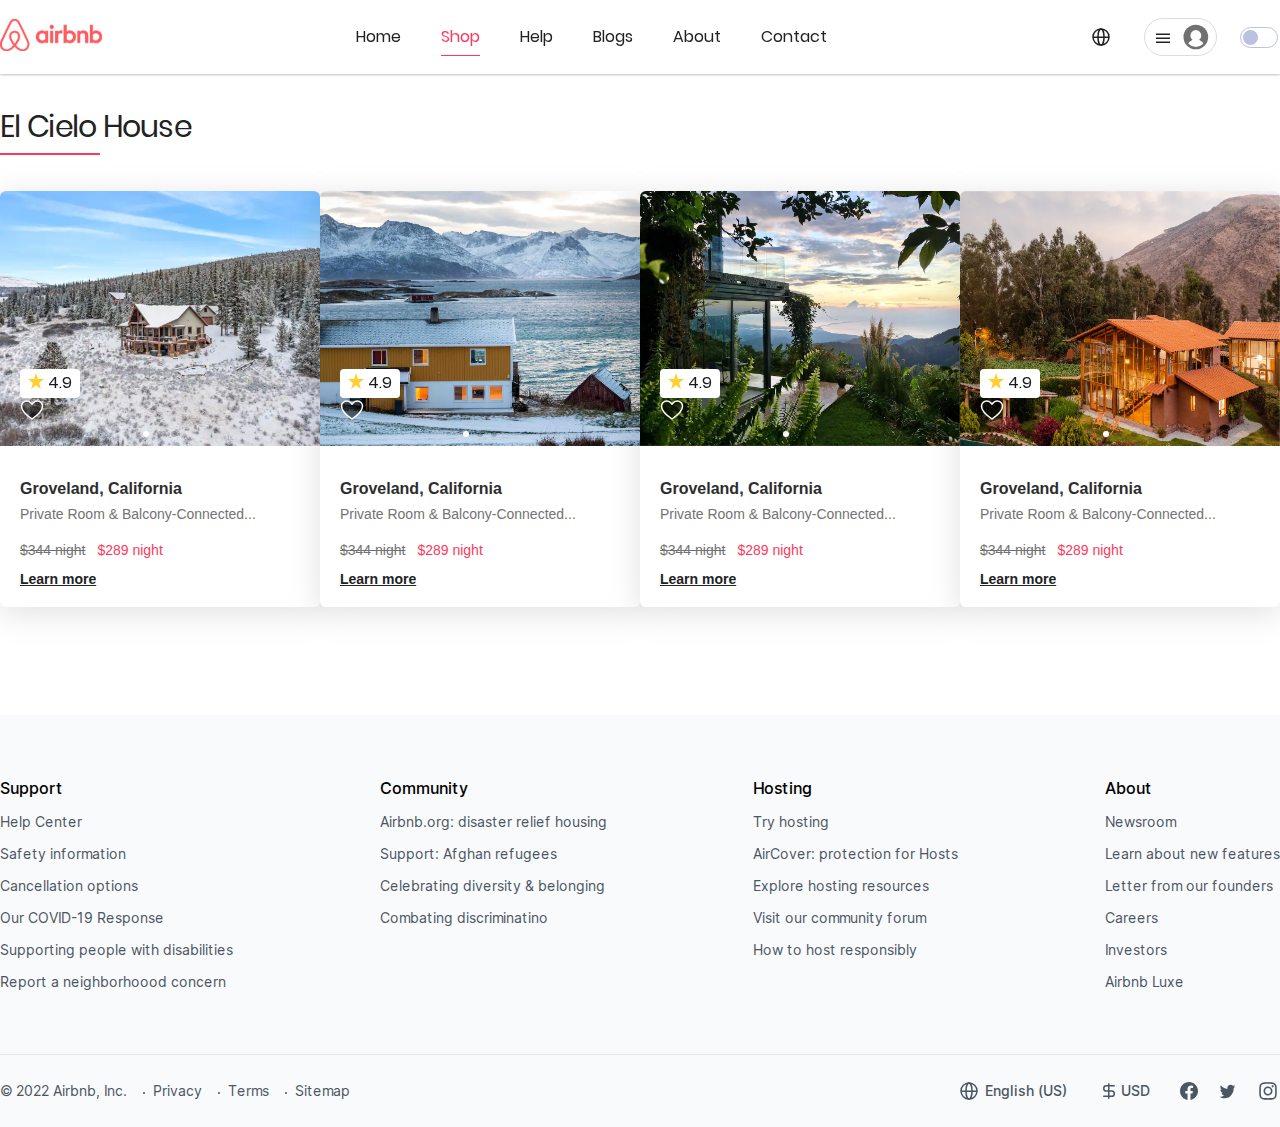
<file: shop.html>
<!DOCTYPE html>
<html lang="en">

<head>
  <meta charset="UTF-8">
  <meta http-equiv="X-UA-Compatible" content="IE=edge">
  <meta name="viewport" content="width=device-width, initial-scale=1.0">
  <title>Airbnb</title>
  <meta name="color-scheme" content="light dark">
  <meta name="theme-color" media="(prefers-color-scheme: light)">
  <meta name="theme-color" media="(prefers-color-scheme: dark)">

  <script>
    // https://doka.guide/js/match-media/
    if (matchMedia('(prefers-color-scheme: dark)').media === 'not all') {
      document.documentElement.style.display = 'none';
      document.head.insertAdjacentHTML(
        'beforeend',
        '<link rel="stylesheet" href="styles/light.css" onload="document.documentElement.style.display=\'\'">'
      );
    }
  </script>

  <link rel="stylesheet" href="css/light.css" media="(prefers-color-scheme: light)">
  <link rel="stylesheet" href="css/dark.css" media="(prefers-color-scheme: dark)">
  <link rel="stylesheet" href="css/style.css">
</head>

<body>
  <header class="header">
    <div class="container">

      <div class="flex">
        <a class="header-logo" href="#">
          <img src="images/header/logo.svg" alt="logo">
        </a>

        <nav class="header-nav">
          <a class="nav-link" href="index.html">Home</a>
          <a class="nav-link ml-36px active" href="#">Shop</a>
          <a class="nav-link ml-36px" href="help.html">Help</a>
          <a class="nav-link ml-36px" href="#">Blogs</a>
          <a class="nav-link ml-36px" href="#">About</a>
          <a class="nav-link ml-36px" href="#">Contact</a>
        </nav>

        <div class="header-icons flex">
          <button class="language">
            <svg width="18" height="18" viewBox="0 0 18 18" fill="none" xmlns="http://www.w3.org/2000/svg">
              <circle cx="9" cy="9" r="8" stroke="#222222" stroke-width="1.5" />
              <ellipse cx="9" cy="9" rx="3" ry="8" stroke="#222222" stroke-width="1.5" />
              <line x1="1" y1="9.25" x2="17" y2="9.25" stroke="#222222" stroke-width="1.5" />
            </svg>
          </button>

          <div class="dropdown">
            <button class="dropdown__button">
              <div class="icon">
                <svg width="14" height="10" viewBox="0 0 14 10" fill="none" xmlns="http://www.w3.org/2000/svg">
                  <line x1="6.55671e-08" y1="1.25" x2="14" y2="1.25" stroke="#222222" stroke-width="1.5" />
                  <line x1="6.55671e-08" y1="5.25" x2="14" y2="5.25" stroke="#222222" stroke-width="1.5" />
                  <line x1="6.55671e-08" y1="9.25" x2="14" y2="9.25" stroke="#222222" stroke-width="1.5" />
                </svg>
              </div>
              <div class="avatar">
                <svg width="28" height="28" viewBox="0 0 32 34" fill="none" xmlns="http://www.w3.org/2000/svg">
                  <circle cx="17" cy="17" r="15" fill="#717171" />
                  <mask id="mask0_351_652" style="mask-type:alpha" maskUnits="userSpaceOnUse" x="4" y="4" width="26"
                    height="26">
                    <circle cx="17" cy="17" r="12.1875" fill="#737373" />
                  </mask>
                  <g mask="url(#mask0_351_652)">
                    <circle cx="17" cy="15.125" r="6.5625" fill="white" />
                    <circle cx="17" cy="31.0625" r="11.25" fill="white" />
                  </g>
                </svg>
              </div>
            </button>
            <ul class="dropdown__menu">
              <a href="#" class="dropdown__menu-item">
                <li>Sign up</li>
              </a>
              <a href="#" class="dropdown__menu-item">
                <li>Log in</li>
              </a>
              <div class="menu-item__line"></div>
              <a href="#" class="dropdown__menu-item">
                <li>Airbnb your home</li>
              </a>
              <a href="help.html" class="dropdown__menu-item">
                <li>Help</li>
              </a>
            </ul>
          </div>

          <fieldset class="switcher">
            <input type="checkbox" class="switch">
            <label for="s2"></label>
          </fieldset>
        </div>
      </div>

    </div>
  </header>

  <!-- Модалка -->
  <dialog class="modal" id="modal">
    <button class="button close-button">
      <svg viewBox="0 0 32 32" xmlns="http://www.w3.org/2000/svg" aria-hidden="true" role="presentation"
        focusable="false"
        style="display: block; fill: none; height: 16px; width: 16px; stroke: currentcolor; stroke-width: 3; overflow: visible;">
        <path d="m6 6 20 20"></path>
        <path d="m26 6-20 20"></path>
      </svg>
    </button>
    <div class="tabs">
      <nav class="tabs__list">
        <button class="tabs__btn tabs__btn--active" data-tabs-path="language">Language</button>
        <button class="tabs__btn" data-tabs-path="currency">Currency</button>
      </nav>

      <div class="tabs__content tabs__content--active" data-tabs-target="language">
        <h3 class="tabs__content--title">Choose a language and region</h3>
      </div>

      <div class="tabs__content" data-tabs-target="currency">
        <h3 class="tabs__content--title">Choose a currency</h3>
      </div>
    </div>
  </dialog>

  <main>
    <section class="shop">
      <div class="container">
        <h2 class="title">El Cielo House</h2>
        <div class="flex">
          <div class="shop-card">
            <!-- Slider main container and our classes -->
            <div class="swiper card-image">
              <!-- Additional required wrapper -->
              <div class="swiper-wrapper">
                <!-- Slides -->
                <div class="swiper-slide">
                  <img src="images/shop/airbnb.webp" alt="image">
                </div>
                <div class="swiper-slide">
                  <img src="images/shop/airbnb-3.webp" alt="image">
                </div>
                <div class="swiper-slide">
                  <img src="images/shop/airbnb-4.webp" alt="image">
                </div>
              </div>
              <div class="card-wishlist">
                <div class="wishlist-rating">

                  <div class="rating-img">
                    <svg width="16" height="16" viewBox="0 0 16 16" fill="none" xmlns="http://www.w3.org/2000/svg">
                      <path
                        d="M16 6.12414H9.89333L8 0L6.10667 6.12414H0L4.93333 9.90345L3.06667 16L8 12.2207L12.9333 16L11.04 9.87586L16 6.12414Z"
                        fill="#FFCE31" />
                    </svg>
                  </div>
                  <span class="rating-amount">4.9</span>
                </div>

                <svg class="whishlist-heart" viewBox="0 0 32 32" xmlns="http://www.w3.org/2000/svg">
                  <path
                    d="m16 28c7-4.733 14-10 14-17 0-1.792-.683-3.583-2.05-4.95-1.367-1.366-3.158-2.05-4.95-2.05-1.791 0-3.583.684-4.949 2.05l-2.051 2.051-2.05-2.051c-1.367-1.366-3.158-2.05-4.95-2.05-1.791 0-3.583.684-4.949 2.05-1.367 1.367-2.051 3.158-2.051 4.95 0 7 7 12.267 14 17z">
                  </path>
                </svg>
              </div>

              <div class="swiper-button-prev"></div>
              <div class="swiper-button-next"></div>
              <div class="swiper-pagination"></div>
            </div>

            <div class="shop-card__content">
              <h3 class="card-title">Groveland, California</h3>

              <p class="card-subtitle">Private Room & Balcony-Connected...</p>

              <span class="price-prev">$344 night</span>
              <span class="price-current">$289 night</span>

              <a href="#" target="_blank" class="card-link">Learn more</a>
            </div>
          </div>

          <div class="shop-card">
            <!-- Slider main container and our classes -->
            <div class="swiper card-image">
              <!-- Additional required wrapper -->
              <div class="swiper-wrapper">
                <!-- Slides -->
                <div class="swiper-slide">
                  <img src="images/shop/airbnb-4.webp" alt="image">
                </div>
                <div class="swiper-slide">
                  <img src="images/shop/airbnb-3.webp" alt="image">
                </div>
                <div class="swiper-slide">
                  <img src="images/shop/airbnb-4.webp" alt="image">
                </div>
              </div>

              <div class="card-wishlist">
                <div class="wishlist-rating">

                  <div class="rating-img">
                    <svg width="16" height="16" viewBox="0 0 16 16" fill="none" xmlns="http://www.w3.org/2000/svg">
                      <path
                        d="M16 6.12414H9.89333L8 0L6.10667 6.12414H0L4.93333 9.90345L3.06667 16L8 12.2207L12.9333 16L11.04 9.87586L16 6.12414Z"
                        fill="#FFCE31" />
                    </svg>
                  </div>
                  <span class="rating-amount">4.9</span>
                </div>

                <svg class="whishlist-heart" viewBox="0 0 32 32" xmlns="http://www.w3.org/2000/svg">
                  <path
                    d="m16 28c7-4.733 14-10 14-17 0-1.792-.683-3.583-2.05-4.95-1.367-1.366-3.158-2.05-4.95-2.05-1.791 0-3.583.684-4.949 2.05l-2.051 2.051-2.05-2.051c-1.367-1.366-3.158-2.05-4.95-2.05-1.791 0-3.583.684-4.949 2.05-1.367 1.367-2.051 3.158-2.051 4.95 0 7 7 12.267 14 17z">
                  </path>
                </svg>
              </div>

              <div class="swiper-button-prev"></div>
              <div class="swiper-button-next"></div>
              <div class="swiper-pagination"></div>
            </div>

            <div class="shop-card__content">
              <h3 class="card-title">Groveland, California</h3>

              <p class="card-subtitle">Private Room & Balcony-Connected...</p>

              <span class="price-prev">$344 night</span>
              <span class="price-current">$289 night</span>

              <a href="#" target="_blank" class="card-link">Learn more</a>
            </div>
          </div>

          <div class="shop-card">
            <!-- Slider main container and our classes -->
            <div class="swiper card-image">
              <!-- Additional required wrapper -->
              <div class="swiper-wrapper">
                <!-- Slides -->
                <div class="swiper-slide">
                  <img src="images/shop/airbnb-2.webp" alt="image">
                </div>
                <div class="swiper-slide">
                  <img src="images/shop/airbnb-3.webp" alt="image">
                </div>
                <div class="swiper-slide">
                  <img src="images/shop/airbnb-4.webp" alt="image">
                </div>
              </div>

              <div class="card-wishlist">
                <div class="wishlist-rating">

                  <div class="rating-img">
                    <svg width="16" height="16" viewBox="0 0 16 16" fill="none" xmlns="http://www.w3.org/2000/svg">
                      <path
                        d="M16 6.12414H9.89333L8 0L6.10667 6.12414H0L4.93333 9.90345L3.06667 16L8 12.2207L12.9333 16L11.04 9.87586L16 6.12414Z"
                        fill="#FFCE31" />
                    </svg>
                  </div>
                  <span class="rating-amount">4.9</span>
                </div>

                <svg class="whishlist-heart" viewBox="0 0 32 32" xmlns="http://www.w3.org/2000/svg">
                  <path
                    d="m16 28c7-4.733 14-10 14-17 0-1.792-.683-3.583-2.05-4.95-1.367-1.366-3.158-2.05-4.95-2.05-1.791 0-3.583.684-4.949 2.05l-2.051 2.051-2.05-2.051c-1.367-1.366-3.158-2.05-4.95-2.05-1.791 0-3.583.684-4.949 2.05-1.367 1.367-2.051 3.158-2.051 4.95 0 7 7 12.267 14 17z">
                  </path>
                </svg>
              </div>

              <div class="swiper-button-prev"></div>
              <div class="swiper-button-next"></div>
              <div class="swiper-pagination"></div>
            </div>

            <div class="shop-card__content">
              <h3 class="card-title">Groveland, California</h3>

              <p class="card-subtitle">Private Room & Balcony-Connected...</p>

              <span class="price-prev">$344 night</span>
              <span class="price-current">$289 night</span>

              <a href="#" target="_blank" class="card-link">Learn more</a>
            </div>
          </div>

          <div class="shop-card">
            <!-- Slider main container and our classes -->
            <div class="swiper card-image">
              <!-- Additional required wrapper -->
              <div class="swiper-wrapper">
                <!-- Slides -->
                <div class="swiper-slide">
                  <img src="images/shop/airbnb-3.webp" alt="image">
                </div>
                <div class="swiper-slide">
                  <img src="images/shop/airbnb-3.webp" alt="image">
                </div>
                <div class="swiper-slide">
                  <img src="images/shop/airbnb-4.webp" alt="image">
                </div>
              </div>

              <div class="card-wishlist">
                <div class="wishlist-rating">

                  <div class="rating-img">
                    <svg width="16" height="16" viewBox="0 0 16 16" fill="none" xmlns="http://www.w3.org/2000/svg">
                      <path
                        d="M16 6.12414H9.89333L8 0L6.10667 6.12414H0L4.93333 9.90345L3.06667 16L8 12.2207L12.9333 16L11.04 9.87586L16 6.12414Z"
                        fill="#FFCE31" />
                    </svg>
                  </div>
                  <span class="rating-amount">4.9</span>
                </div>

                <svg class="whishlist-heart" viewBox="0 0 32 32" xmlns="http://www.w3.org/2000/svg">
                  <path
                    d="m16 28c7-4.733 14-10 14-17 0-1.792-.683-3.583-2.05-4.95-1.367-1.366-3.158-2.05-4.95-2.05-1.791 0-3.583.684-4.949 2.05l-2.051 2.051-2.05-2.051c-1.367-1.366-3.158-2.05-4.95-2.05-1.791 0-3.583.684-4.949 2.05-1.367 1.367-2.051 3.158-2.051 4.95 0 7 7 12.267 14 17z">
                  </path>
                </svg>
              </div>

              <div class="swiper-button-prev"></div>
              <div class="swiper-button-next"></div>
              <div class="swiper-pagination"></div>
            </div>

            <div class="shop-card__content">
              <h3 class="card-title">Groveland, California</h3>

              <p class="card-subtitle">Private Room & Balcony-Connected...</p>

              <span class="price-prev">$344 night</span>
              <span class="price-current">$289 night</span>

              <a href="#" target="_blank" class="card-link">Learn more</a>
            </div>
          </div>
        </div>

    </section>
  </main>

  <footer>
    <div class="container">
      <div class="footer-top">
        <div class="footer-flex">
          <div class="flex-container">
            <h3 class="title-footer">Support</h3>
            <a class="support" href="#">Help Center</a>
            <a class="support" href="#">Safety information</a>
            <a class="support" href="#">Cancellation options</a>
            <a class="support" href="#">Our COVID-19 Response</a>
            <a class="support" href="#">Supporting people with disabilities</a>
            <a class="support" href="#">Report a neighborhoood concern</a>
          </div>
          <div class="flex-container">
            <h3 class="title-footer">Community</h3>
            <a class="support" href="#">Airbnb.org: disaster relief housing</a>
            <a class="support" href="#">Support: Afghan refugees</a>
            <a class="support" href="#">Celebrating diversity & belonging</a>
            <a class="support" href="#">Combating discriminatino</a>
          </div>
          <div class="flex-container">
            <h3 class="title-footer">Hosting</h3>
            <a class="support" href="#">Try hosting</a>
            <a class="support" href="#">AirCover: protection for Hosts</a>
            <a class="support" href="#">Explore hosting resources</a>
            <a class="support" href="#">Visit our community forum</a>
            <a class="support" href="#">How to host responsibly</a>
          </div>
          <div class="flex-container">
            <h3 class="title-footer">About</h3>
            <a class="support" href="#">Newsroom</a>
            <a class="support" href="#">Learn about new features</a>
            <a class="support" href="#">Letter from our founders</a>
            <a class="support" href="#">Careers</a>
            <a class="support" href="#">Investors</a>
            <a class="support" href="#">Airbnb Luxe</a>
          </div>
        </div>
      </div>

      <div class="footer-bottom">
        <div class="flex">
          <div class="flex-container-left flex">
            <a class="nav-link-footer" href="#">© 2022 Airbnb, Inc.</a>
            <a class="nav-link-footer" href="#">Privacy</a>
            <a class="nav-link-footer" href="#">Terms</a>
            <a class="nav-link-footer" href="#">Sitemap</a>
          </div>
          <div class="flex-container-right flex">
            <div class="wrapper">
              <a class="globe flex" href="#">
                <img src="images/footer/language-icon.svg" alt="language">
                English (US)
              </a>
            </div>

            <div class="wrapper">
              <a class="currency social-media flex" href="#">
                <img src="images/footer/icon-dollar.svg" alt="dollar">
                USD
              </a>
            </div>

            <div class="wrapper flex">
              <a class="social-media" href="#">
                <img src="images/footer/facebook-icon.svg" alt="facebook">
              </a>
              <a class="social-media" href="#">
                <img src="images/footer/twitter-icon.svg" alt="twitter">
              </a>
              <a class="social-media" href="#">
                <img src="images/footer/instagram-icon.svg" alt="instagram">
              </a>
            </div>
          </div>
        </div>
      </div>
    </div>
  </footer>

  <script src="lib/swiper.js"></script>
  <script src="js/theme-switcher.js"></script>
  <script src="js/shop.js"></script>

</body>

</html>
</file>
<file: css/light.css>
:root {
  --body-color: #ffffff;
  /* общий фон */


  --title-color: #222222;
  /* цвет заголовков */
  --subtitle-color: #42526B;
  /* цвет подзаголовков */

  --nav-link-color: #222222;
  /* цвет ссылок в навигации */

  --accent-color: #FF385C;
  /* основной цвет тем */

  --bg-hover: #F7F7F7;
  /* цвет заголовков в footer */
  --footer-title-color: #000000;
  /* цвет подзаголовков в footer */
  --footer-subtitle-color: #4b5563;
}


/* btn-primary */
.btn-primary {
  --button-bg-color: #FF385C;
  --button-text-color: #ffffff;
}


/* forms */
input[type='text'],
input[type='email'],
input[type='password'],
textarea {
  --input-bg-color: #ffffff;
  --input-border-color: #B0B0B0;
}

/* footer */
.title-footer {
  --footer-title-color: #000000;
}

.Support,
.globe,
.nav-link-footer,
.Ellipse,.language-details,.Social-Media  {
  --footer-subtitle-color: #4b5563;
}
</file>
<file: css/dark.css>
:root {
  --body-color: #292929;
  /* общий фон */

  --title-color: #ffffff;
  /* цвет заголовков */
  --subtitle-color: #B4BBC5;
  /* цвет подзаголовков */

  --nav-link-color: #ffffff;
  /* цвет ссылок в навигации */

  --accent-color: #BB86FC;
  /* основной цвет тем */

  --bg-hover: rgba(255, 255, 255, 0.12);

}


/* btn-primary */
.btn-primary {
  --button-bg-color: #BB86FC;
  --button-text-color: #000000;
}


/* forms */
input[type='text'],
input[type='email'],
input[type='password'],
textarea {
  --input-bg-color: #F6F6F6;
  --input-border-color: #D2D2D2;
}

/* footer */
.title-footer {
  --footer-title-color: #ffffff;
}

.Support,
.globe,
.nav-link-footer,
.Ellipse,.language-details,
.Social-Media {
  --footer-subtitle-color: #B4BBC5;
}
</file>
<file: css/style.css>
@import "../css/fonts.css";
@import "../css/normalize.css";
@import "../lib/swiper.css";
@import "../css/forms.css";
@import "../css/tabs.css";
@import "./shop.css";
@import "./help.css";
@import "./modal.css";


body {
  font-family: "Poppins", Tahoma, Arial, sans-serif;
  color: #18191F;
  position: relative;
  min-height: 100vh;
  /* 100% от просматриваемой области */
  background-color: var(--body-color);
}

.container {
  max-width: 1328px;
  width: 100%;
  margin: 0 auto;
}

h1,
h2,
h3,
p {
  margin: 0;
}

a {
  text-decoration: none;
}

/* header */
.header {
  background-color: var(--body-color);
  padding: 16px 0;
  box-shadow: 0px 1px 2px rgba(0, 0, 0, 0.25);
  min-height: 68px;
  box-sizing: border-box;
  position: fixed;
  top: 0;
  left: 0;
  right: 0;
  width: 100%;
  z-index: 2;
}

.header-icons {
  width: 200px;
}

.nav-link {
  font-weight: 400;
  font-size: 16px;
  line-height: 24px;
  color: var(--nav-link-color);
  position: relative;
}

.nav-link::after {
  display: none;
  content: "";
  width: 100%;
  height: 1px;
  background-color: var(--nav-link-color);
  position: absolute;
  left: 0;
  bottom: -8px;
}

.nav-link:hover.nav-link::after {
  display: inline-block;
}

.active {
  color: var(--accent-color);
}

.active::after {
  display: inline-block;
  content: "";
  width: 100%;
  height: 1px;
  background-color: var(--accent-color);
  position: absolute;
  left: 0;
  bottom: -8px;
}

.language {
  position: relative;
  padding: 0;
  border-radius: 50%;
  background: transparent;
  padding: 12px;
  box-sizing: border-box;
  border: 0;
  cursor: pointer;
}

.language svg circle,
.language svg ellipse,
.language svg line {
  stroke: var(--nav-link-color);
}

.language::before {
  bottom: 0;
  content: '';
  position: absolute;
  top: 0;
  z-index: -1;
  border-radius: 22px;
  left: -3px;
  right: -3px;
}

.language:hover::before {
  background-color: #F7F7F7;
}

.language svg {
  vertical-align: middle;
}

/* выпадающее меню */
.dropdown {
  position: relative;
  display: inline-flex;
}

.dropdown__button {
  display: inline-flex;
  align-items: center;
  justify-content: space-between;
  min-width: 73px;
  outline: none;
  cursor: pointer;
  background-color: transparent;
  padding: 4px 7px;
  box-sizing: border-box;
  border: 1px solid #ddd;
  border-radius: 29px;
}

.icon {
  margin-left: 4px;
}

.icon svg line {
  stroke: var(--nav-link-color);
}

.icon svg,
.avatar svg {
  vertical-align: middle;
}

.dropdown__menu {
  display: none;
  position: absolute;
  right: 0;
  top: 48px;
  list-style-type: none;
  padding: 8px 0;
  margin: 0;
  background: #FFFFFF;
  box-shadow: 0px 4px 18px rgba(0, 0, 0, 0.17);
  border-radius: 16px;
  z-index: 1;
  min-width: 243px;
  overflow: hidden;
  /* при наведении у item есть скругления */
}

.dropdown-show {
  display: inline-block;
}

.dropdown__menu-item {
  display: flex;
  align-items: center;
  padding: 13px 24px;
  box-sizing: border-box;
  font-style: normal;
  font-weight: 400;
  font-size: 14px;
  line-height: 17px;
  color: #222222;
  cursor: pointer;
  white-space: nowrap;
}

.menu-item__line {
  background: #dddddd;
  margin: 8px 0;
  height: 1px;
}

.dropdown__menu-item:hover {
  background-color: #F7F7F7;
}

/* main */

main {
  padding-top: 74px;
  padding-bottom: 68px;
}

.title {
  font-style: normal;
  font-weight: 500;
  font-size: 30px;
  letter-spacing: -0.8px;
  color: var(--title-color);
  margin-bottom: 46px;
  position: relative;
}

.title::after {
  content: "";
  width: 100px;
  height: 2px;
  display: inline-block;
  background-color: var(--accent-color);
  position: absolute;
  left: 0;
  bottom: -10px;
}


/* card in modal tabs (currency and region) */
.modal-card {
  padding: 8px;
  border-radius: 8px;
  border: 1px solid transparent;
  display: inline-block;
  width: 25%;
  margin-right: -4px;
  box-sizing: border-box;
  cursor: pointer;
  margin-bottom: 12px;
}

.modal-card:hover {
  background-color: rgb(247, 247, 247);
}

.modal-card h3 {
  font-weight: 400;
  font-size: 15px;
  line-height: 24px;
  letter-spacing: 0.15px;
  color: #222222;
}

.modal-card span {
  font-weight: 300;
  font-size: 14px;
  line-height: 20px;
  letter-spacing: 0.25px;
  color: rgb(113, 113, 113);
}



/* main card */
.main-card:hover {
  cursor: pointer;
}

.main-card .card-image {
  position: relative;
}

.main-card .card-image::after {
  content: '';
  opacity: 0;
  position: absolute;
  z-index: 1;
  left: 0;
  right: 0;
  top: 0;
  bottom: 0;
  background-color: black;
  transition-duration: 0s;
  transition-property: opacity;
  transition-timing-function: ease-out;
}

.main-card:hover .card-image::after {
  opacity: .10;
}

.main-card .card-image img {
  vertical-align: middle;
}

.main-card .card-wishlist {
  position: absolute;
  z-index: 2;
  bottom: 24px;
  padding: 0 15px;
  box-sizing: border-box;
}

.main-card .wishlist-rating {
  background: #FFFFFF;
  border-radius: 4px;
  padding: 4px 8px;
  display: inline-block;
  vertical-align: middle;
  margin-right: 123px;
}

.main-card .rating-img {
  display: inline-block;
  vertical-align: middle;
}

.main-card .whishlist-heart {
  display: inline-block;
  vertical-align: middle;
  fill: rgba(0, 0, 0, 0.5);
  height: 24px;
  width: 24px;
  stroke: #FFFFFF;
  stroke-width: 2;
}

.main-card .heart-active {
  fill: var(--accent-color);
}

.main-card .card-title {
  font-family: "Poppins-Semibolt", sans-serif;
  font-weight: 600px;
  margin-top: 16px;
  text-transform: none;
  color: #2D2D2D;
}

.main-card .card-subtitle {
  font-family: "Poppins-Regular", Tahoma, Verdana, sans-serif;
  font-weight: 400px;
  margin-top: 4px;
  text-transform: capitalize;
  color: #737373;
}

.main-card .price-prev {
  text-decoration: line-through;
  color: #737373;
  font-family: "Poppins-SemiBold", sans-serif;
  font-weight: 600px;
  margin-top: 16px;
  margin-right: 8px;
  display: inline-block;
}

.main-card .price-current {
  font-family: "Poppins-SemiBold", sans-serif;
  font-weight: 600px;
  margin-top: 16px;
  color: var(--accent-color);
  display: inline-block;
}

.main-card .card-button {
  font-family: "Poppins-SemiBolt", sans-serif;
  font-weight: 500;
  margin-top: 24px;
  padding: 8px 80px;
  color: #FFFFFF;
  border-radius: 8px;
  background: #2D2D2D;
  white-space: nowrap;
  border: 1px solid #2d2d2d;
  cursor: pointer;
}

.main-card .card-button:hover {
  background-color: transparent;
  border-color: #2D2D2D;
  color: #2D2D2D;
}

.main-card .card-button:focus {
  box-shadow: rgba(0, 0, 0, 0.24) 0px 3px 8px;
}


/* main slider */

.slider {
  padding-top: 24px;
  padding-bottom: 84px;
}

.swiper-scrollbar-drag {
  --swiper-scrollbar-drag-bg-color: var(--title-color);
}

/* main card */
.main-card {
  width: 240px;
  display: inline-block;
  vertical-align: middle;
  margin-bottom: 40px;
}

.main-card:hover {
  cursor: pointer;
}

.main-card .card-image {
  position: relative;
}

.main-card .card-image::after {
  content: '';
  opacity: 0;
  position: absolute;
  z-index: 1;
  left: 0;
  right: 0;
  top: 0;
  bottom: 0;
  background-color: black;
  transition-duration: 0s;
  transition-property: opacity;
  transition-timing-function: ease-out;
}

.main-card:hover .card-image::after {
  opacity: .10;
}

.main-card .card-image img {
  vertical-align: middle;
}

.main-card .card-wishlist {
  position: absolute;
  z-index: 2;
  bottom: 24px;
  padding: 0 15px;
  box-sizing: border-box;
}

.main-card .wishlist-rating {
  background: #FFFFFF;
  border-radius: 4px;
  padding: 4px 8px;
  display: inline-block;
  vertical-align: middle;
  margin-right: 123px;
}

.main-card .rating-img {
  display: inline-block;
  vertical-align: middle;
}

.main-card .whishlist-heart {
  display: inline-block;
  vertical-align: middle;
  fill: rgba(0, 0, 0, 0.5);
  height: 24px;
  width: 24px;
  stroke: #FFFFFF;
  stroke-width: 2;
}

.main-card .heart-active {
  fill: var(--accent-color);
}

.main-card .card-title {
  font-family: "Poppins-Semibolt", sans-serif;
  font-weight: 600px;
  margin-top: 16px;
  text-transform: none;
  color: var(--title-color);
}

.main-card .card-subtitle {
  font-family: "Poppins-Regular", Tahoma, Verdana, sans-serif;
  font-weight: 400px;
  margin-top: 4px;
  text-transform: capitalize;
  color: var(--subtitle-color);
}

.main-card .price-prev {
  text-decoration: line-through;
  color: var(--subtitle-color);
  font-family: "Poppins-SemiBold", sans-serif;
  font-weight: 600px;
  margin-top: 16px;
  margin-right: 8px;
  display: inline-block;
}

.main-card .price-current {
  font-family: "Poppins-SemiBold", sans-serif;
  font-weight: 600;
  margin-top: 16px;
  color: var(--accent-color);
  display: inline-block;
}

/* section help */
.help-card {
  width: 320px;
  display: inline-block;
  vertical-align: middle;
  margin-bottom: 40px;
  background: #FFFFFF;
  border-radius: 12px;
}

.help-card:hover {
  cursor: pointer;
}

.mr-9 {
  margin-right: 9px;
}

.help-card__image {
  position: relative;
  overflow: hidden;
  border-radius: 12px;
}

.help-card__image img {
  vertical-align: middle;
  max-width: 100%;
  min-height: 255px;
  object-fit: cover;
}

.help-card__image::after {
  content: '';
  opacity: 0;
  position: absolute;
  z-index: 1;
  top: 0;
  left: 0;
  right: 0;
  bottom: 0;
  background-color: black;
  transition-duration: 0s;
  transition-property: opacity;
  transition-timing-function: ease-out;
}

.help-card:hover .help-card__image::after {
  opacity: .10;
}

.help-card__title {
  font-family: "Poppins-Semibolt", sans-serif;
  font-weight: 600;
  font-size: 18px;
  margin-top: 24px;
  text-transform: none;
  color: #2D2D2D;
}

/* footer */

.footer {
  padding: 22px 0;
  background-color: var(--body-color);
  position: absolute;
  bottom: 0;
  left: 0;
  right: 0;
  width: 100%;
}

.footer-rights {
  font-weight: 400;
  font-size: 16px;
  line-height: 24px;
  color: var(--title-color);
}

/* footer */
footer {
  background-color: #F9FAFB;
  padding: 64px 0 24px 0;
  font-family: 'Inter', 'Font Awesome', sans-serif;
}


.footer-bottom {
  margin-top: 48px;
  padding-top: 24px;
  border-top: 1px solid #E5E7EB;
}



.flex-container {
  display: inline-flex;
  flex-direction: column;
}

.title-footer {
  font-weight: 500;
  font-size: 16px;
  padding-bottom: 16px;
  color: var(--footer-title-color);
}


.support {
  font-weight: 400;
  font-size: 14px;
  margin-bottom: 16px;
  color: var(--footer-subtitle-color);
}

.flex-container-left {
  width: 350px;
  font-weight: 400;
  font-size: 14px;
}

.nav-link-footer {
  color: var(--footer-subtitle-color);
}

.language-details,
.social-media,
.currency,
.globe {
  color: var(--footer-subtitle-color);
}

.nav-link-footer::before {
  content: '';
  width: 2px;
  height: 2px;
  border-radius: 50%;
  background-color: #4B5563;
  display: inline-block;
  vertical-align: middle;
  margin-right: 8px;
}

.nav-link-footer:first-child::before {
  display: none;
}

.social-media {
  display: inline-flex;
  min-height: 24px;
}

.flex-container-right {
  width: 320px;
  font-weight: 500;
  font-size: 14px;
}

.globe img {
  margin-right: 7px;
}

.globe-footer {
  padding-top: 3px;

}

.wrapper:last-child {
  width: 100px;
}


/* эффект при наведении на ссылку footer */
.footer-top a:hover,
.footer-bottom a:hover {
  text-decoration: underline;
}







/* атомарные классы */
.mt-24px {
  margin-top: 24px;
}

.mb-24px {
  margin-bottom: 24px;
}

.ml-36px {
  margin-left: 36px;
}

.flex {
  display: flex;
  justify-content: space-between;
  align-items: center;
  flex-wrap: wrap;
}

.flex-column {
  display: flex;
  flex-direction: column;
}

.footer-flex {
  display: flex;
  justify-content: space-between;
  align-items: flex-start;
  flex-wrap: wrap;
}
</file>
